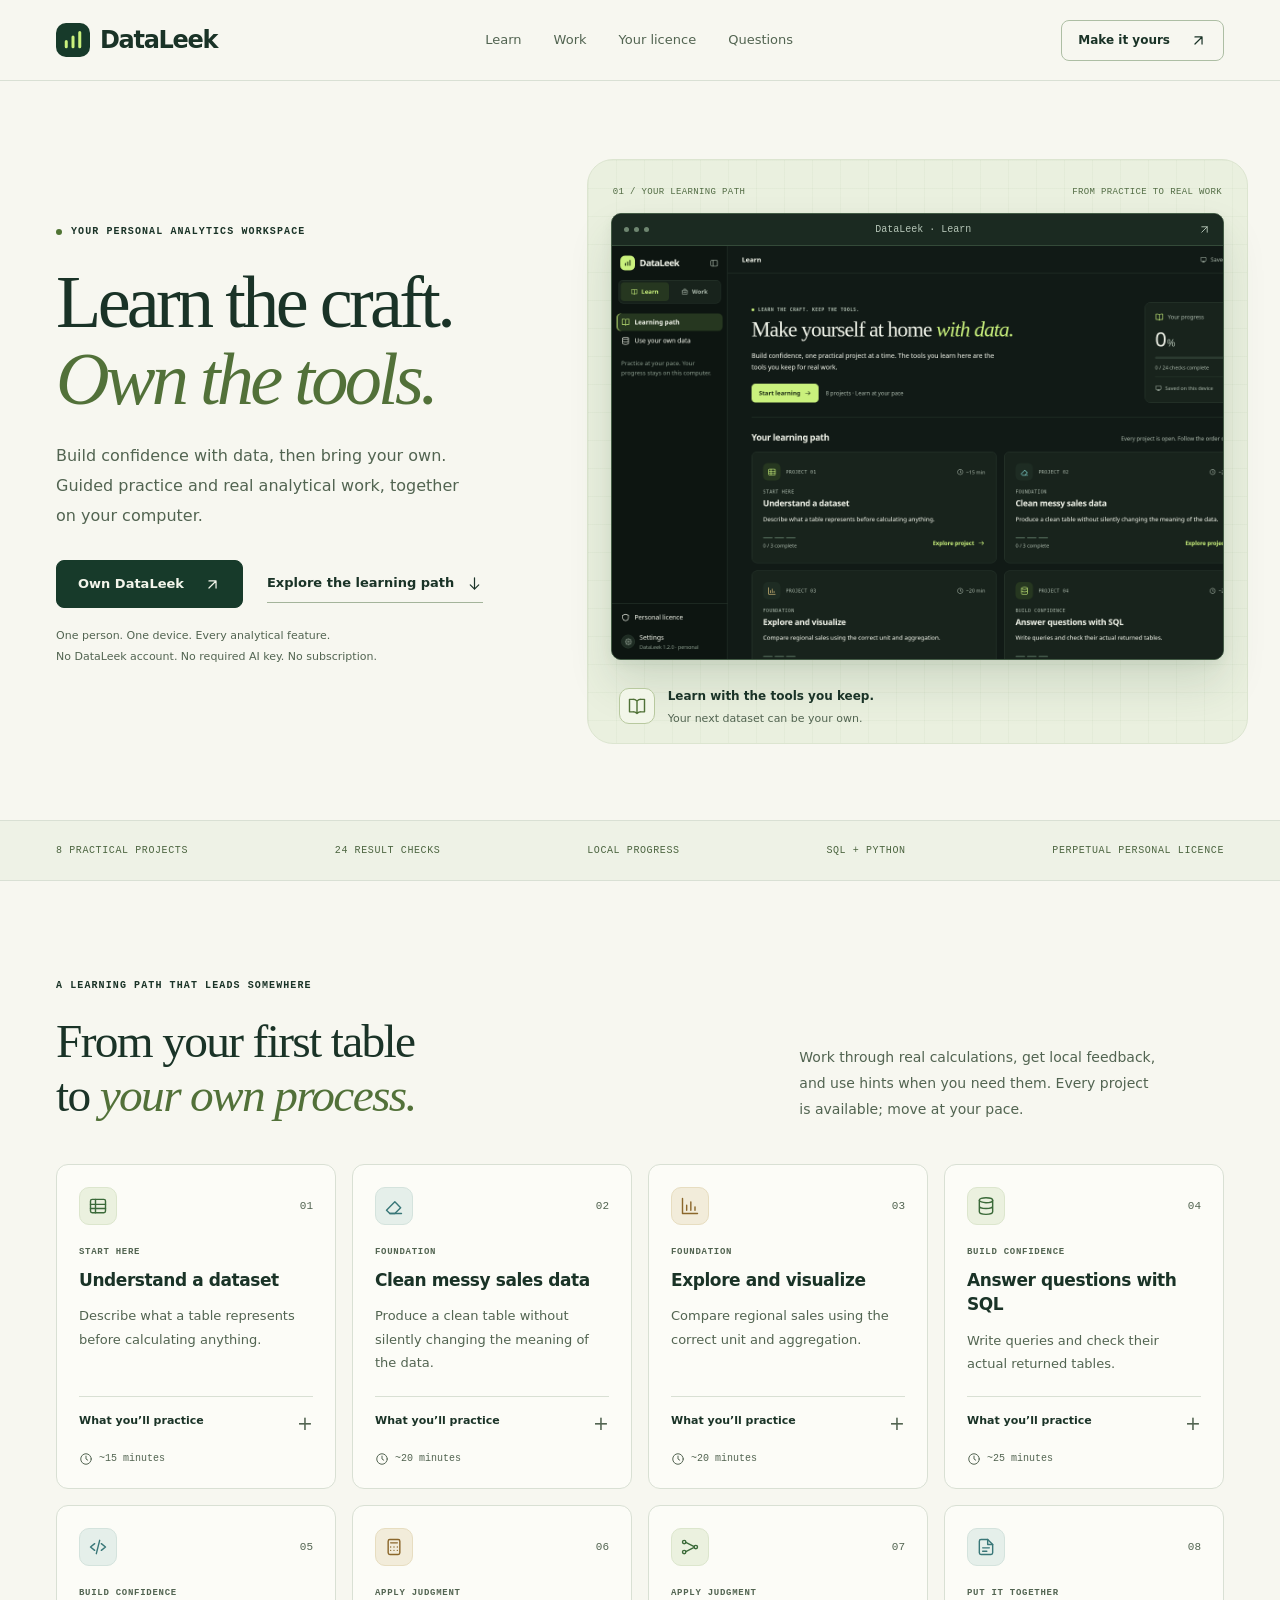
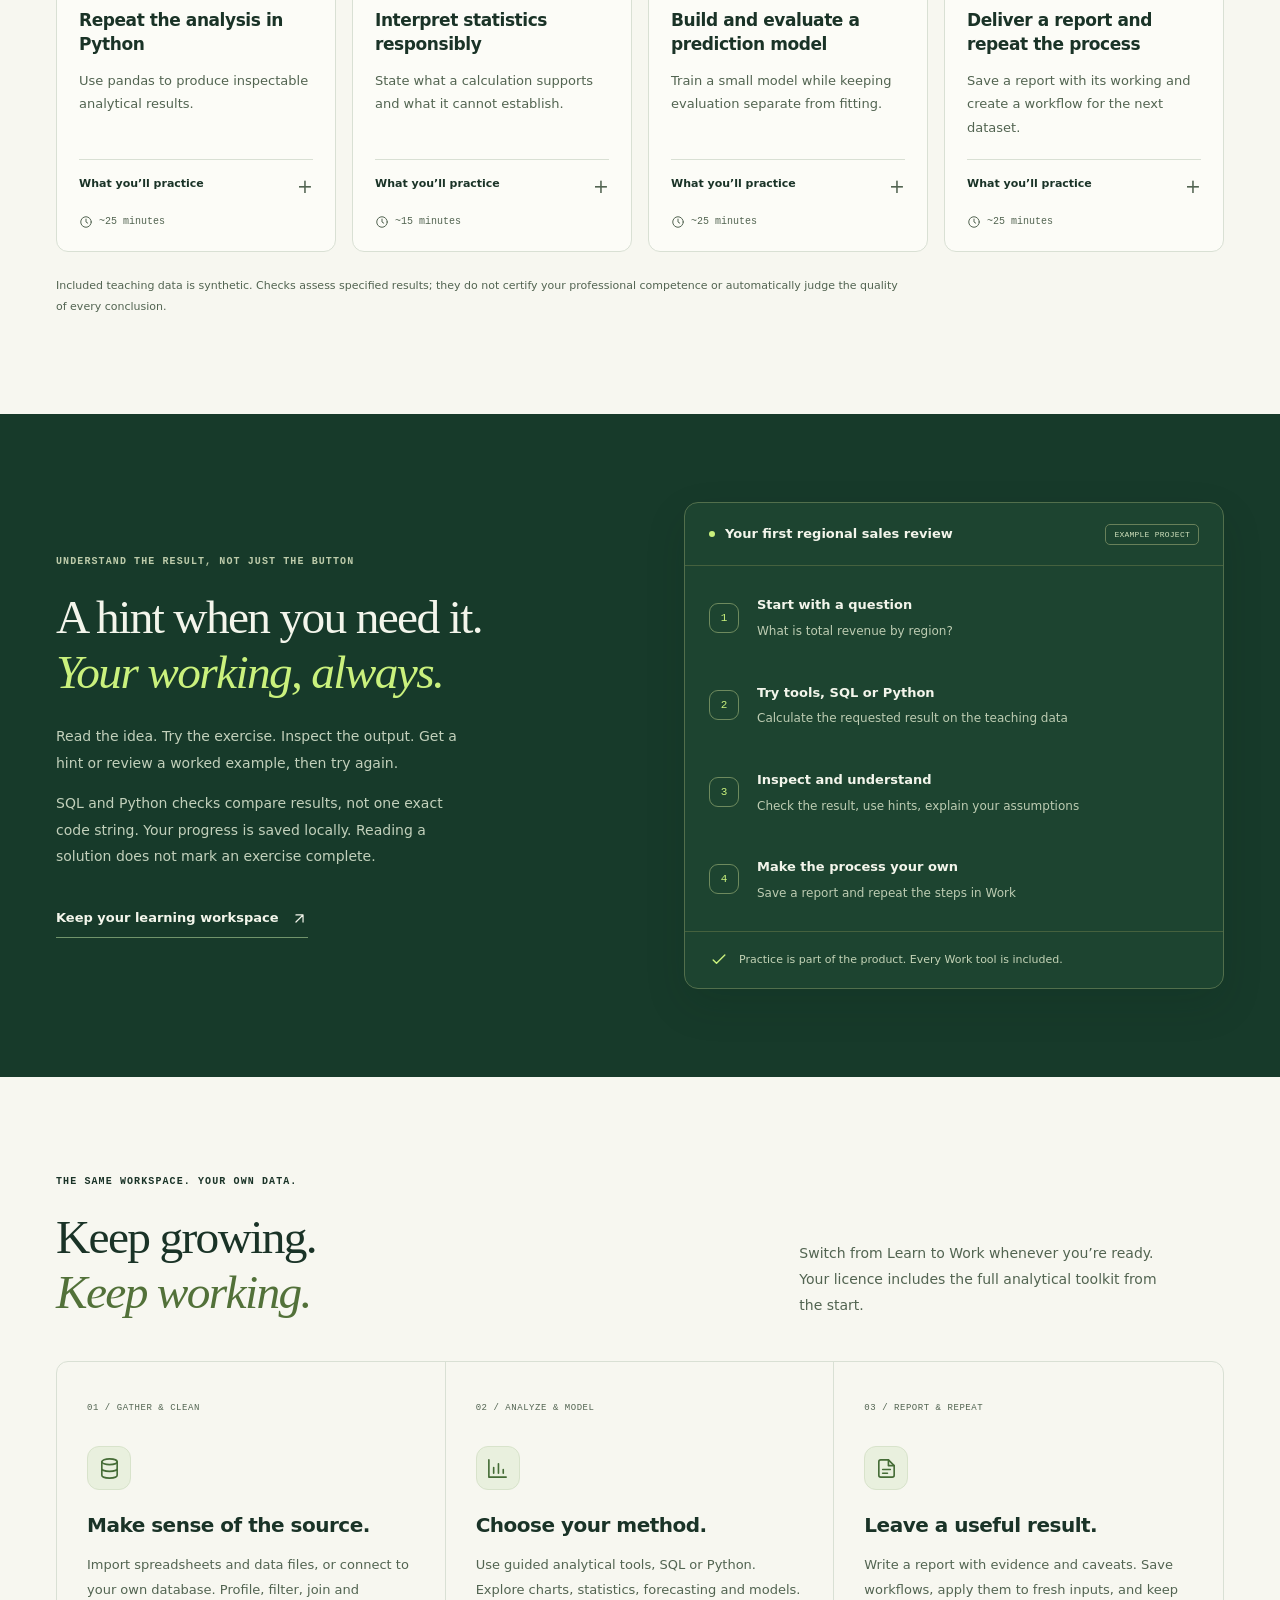
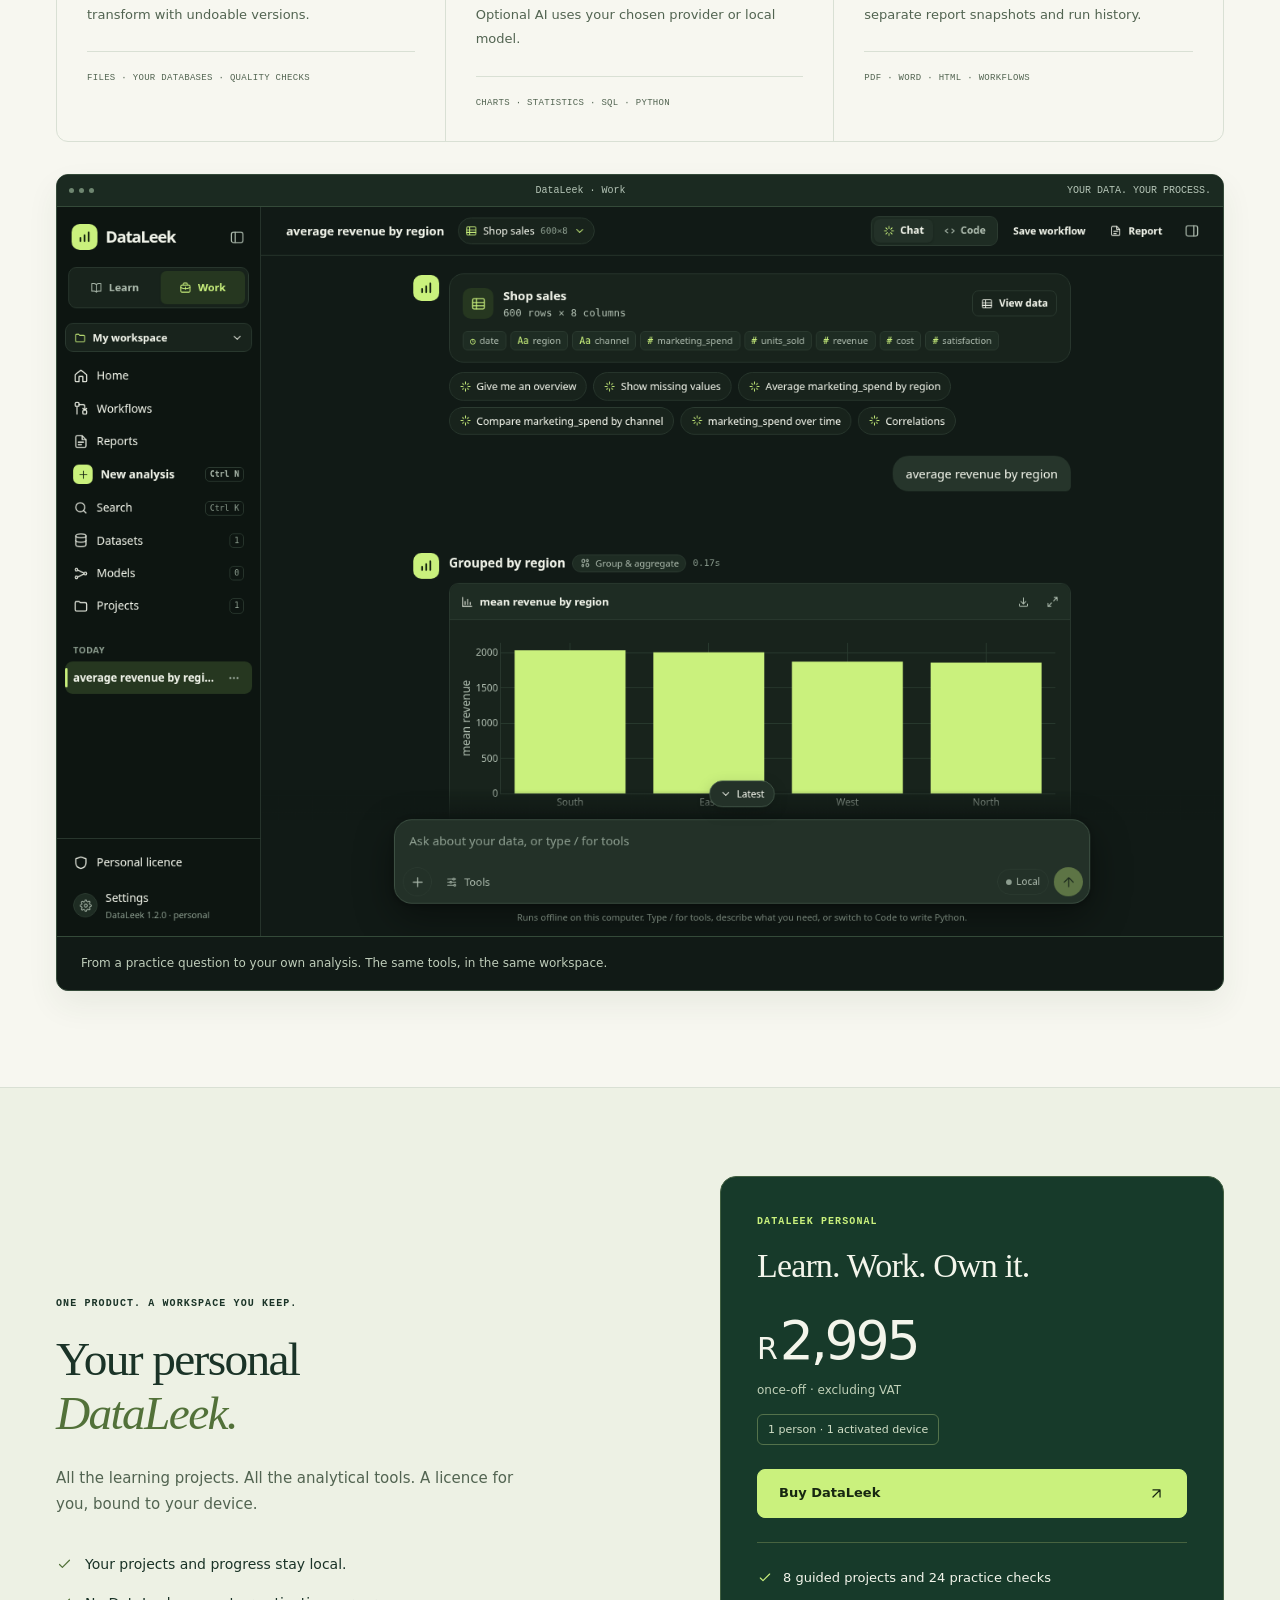
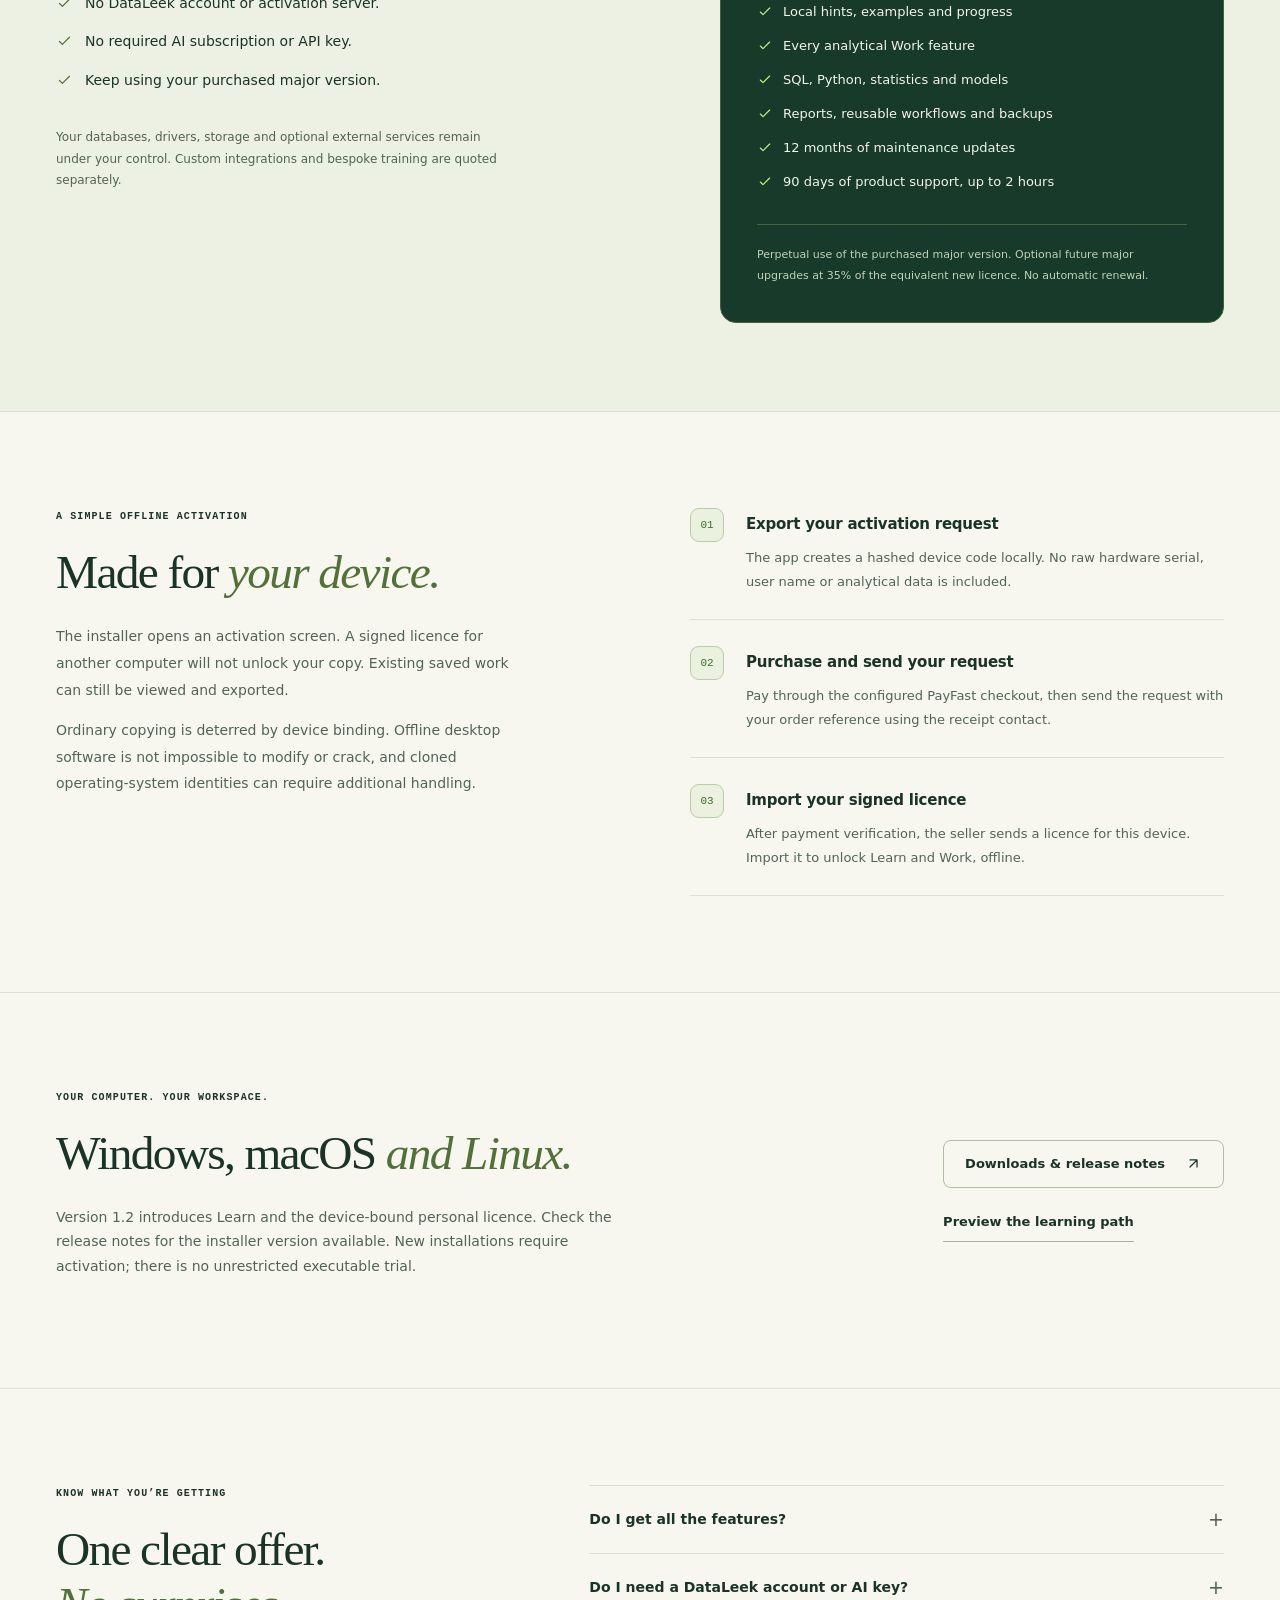
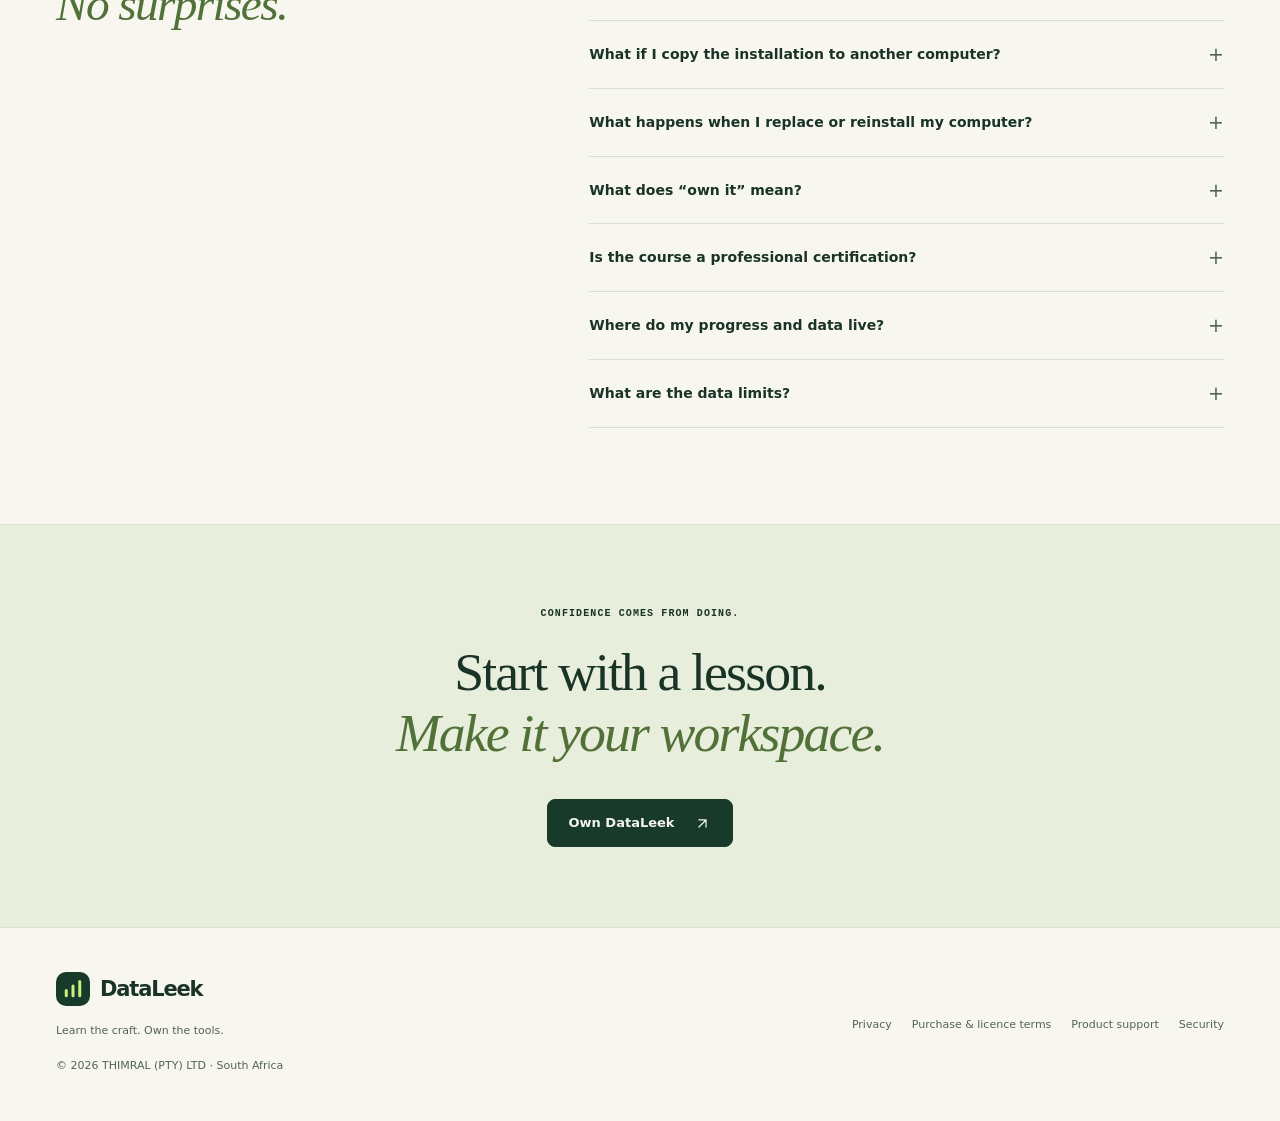
<file: site/index.html>
<!doctype html>
<html lang="en">
<head>
  <meta charset="utf-8"><meta name="viewport" content="width=device-width, initial-scale=1">
  <meta name="description" content="Learn data analytics in the workspace you will use for real work. Eight guided projects, SQL, Python, statistics, models and reports. One personal licence, one device, one purchase.">
  <meta name="theme-color" content="#173a2a"><title>DataLeek — Learn the craft. Own the tools.</title>
  <link rel="icon" href="icon.svg" type="image/svg+xml"><link rel="stylesheet" href="site.css">
  <script src="commerce-config.js" defer></script><script src="site.js" defer></script>
</head>
<body>
<svg class="icon-library" xmlns="http://www.w3.org/2000/svg" aria-hidden="true">
  <symbol id="i-book" viewBox="0 0 24 24"><path d="M12 6v15M3 4h4a7 7 0 0 1 5 2 7 7 0 0 1 5-2h4v15h-4a7 7 0 0 0-5 2 7 7 0 0 0-5-2H3Z"/></symbol>
  <symbol id="i-table" viewBox="0 0 24 24"><rect x="3" y="4" width="18" height="16" rx="2"/><path d="M3 10h18M3 15h18M9 4v16"/></symbol>
  <symbol id="i-clean" viewBox="0 0 24 24"><path d="m7 21-4-4 10-10 7 7-7 7Z"/><path d="M7 21h14"/></symbol>
  <symbol id="i-chart" viewBox="0 0 24 24"><path d="M3 3v18h18M8 17v-6M13 17V7M18 17v-4"/></symbol>
  <symbol id="i-database" viewBox="0 0 24 24"><ellipse cx="12" cy="5" rx="8" ry="3"/><path d="M4 5v14c0 1.7 3.6 3 8 3s8-1.3 8-3V5M4 12c0 1.7 3.6 3 8 3s8-1.3 8-3"/></symbol>
  <symbol id="i-code" viewBox="0 0 24 24"><path d="m8 8-5 4 5 4M16 8l5 4-5 4M14 4l-4 16"/></symbol>
  <symbol id="i-calculator" viewBox="0 0 24 24"><rect x="5" y="3" width="14" height="18" rx="2"/><path d="M8 7h8M8 12h.01M12 12h.01M16 12h.01M8 16h.01M12 16h.01M16 16h.01"/></symbol>
  <symbol id="i-model" viewBox="0 0 24 24"><circle cx="5" cy="6" r="2"/><circle cx="5" cy="18" r="2"/><circle cx="19" cy="12" r="2"/><path d="M7 6.5 17 11.5M7 17.5 17 12.5"/></symbol>
  <symbol id="i-report" viewBox="0 0 24 24"><path d="M14 3H6a2 2 0 0 0-2 2v14a2 2 0 0 0 2 2h12a2 2 0 0 0 2-2V9Z"/><path d="M14 3v6h6M8 13h8M8 17h5"/></symbol>
  <symbol id="i-check" viewBox="0 0 24 24"><path d="m5 12 4 4L19 6"/></symbol>
  <symbol id="i-arrow" viewBox="0 0 24 24"><path d="M4 12h16m-6-6 6 6-6 6"/></symbol>
  <symbol id="i-down" viewBox="0 0 24 24"><path d="M12 4v16m-6-6 6 6 6-6"/></symbol>
  <symbol id="i-external" viewBox="0 0 24 24"><path d="M7 17 17 7M7 7h10v10"/></symbol>
  <symbol id="i-clock" viewBox="0 0 24 24"><circle cx="12" cy="12" r="9"/><path d="M12 7v5l3 2"/></symbol>
  <symbol id="i-monitor" viewBox="0 0 24 24"><rect x="3" y="4" width="18" height="13" rx="2"/><path d="M8 21h8M12 17v4"/></symbol>
  <symbol id="i-shield" viewBox="0 0 24 24"><path d="M12 3 4 6v6c0 5 3.5 8 8 9 4.5-1 8-4 8-9V6Z"/><path d="m8 12 3 3 5-6"/></symbol>
  <symbol id="i-menu" viewBox="0 0 24 24"><path d="M4 6h16M4 12h16M4 18h16"/></symbol>
  <symbol id="i-close" viewBox="0 0 24 24"><path d="m6 6 12 12M6 18 18 6"/></symbol>
  <symbol id="i-workflow" viewBox="0 0 24 24"><rect x="3" y="3" width="6" height="6" rx="1.5"/><rect x="15" y="15" width="6" height="6" rx="1.5"/><path d="M9 6h6a3 3 0 0 1 3 3v6M15 12l3 3 3-3M6 9v12"/></symbol>
</svg>

<a class="skip" href="#main">Skip to content</a>

<header class="header">
<div class="container nav">
  <a class="brand" href="./" aria-label="DataLeek home"><span class="brand-mark" aria-hidden="true"><svg viewBox="0 0 32 32" fill="none"><path d="M7 25V18M16 25V12M25 25V6" stroke="currentColor" stroke-width="4" stroke-linecap="round"/></svg></span>DataLeek</a>
  <button class="menu-toggle" aria-expanded="false" aria-controls="nav-links">Menu <svg class="ui-icon" viewBox="0 0 24 24" aria-hidden="true"><use href="#i-menu"/></svg></button>
  <nav id="nav-links" aria-label="Main navigation"><a href="#learn">Learn</a><a href="#work">Work</a><a href="#pricing">Your licence</a><a href="#faq">Questions</a></nav>
  <a class="button small nav-cta" href="#pricing">Make it yours <svg class="ui-icon" viewBox="0 0 24 24" aria-hidden="true"><use href="#i-external"/></svg></a>
</div>
</header>

<main id="main">

<section class="hero container">
<div class="hero-copy">
  <p class="eyebrow"><span class="status-dot" aria-hidden="true"></span> YOUR PERSONAL ANALYTICS WORKSPACE</p>
  <h1>Learn the craft.<br><em>Own the tools.</em></h1>
  <p class="lead">Build confidence with data, then bring your own. Guided practice and real analytical work, together on your computer.</p>
  <div class="hero-actions"><a class="button primary" href="#pricing">Own DataLeek <svg class="ui-icon" viewBox="0 0 24 24" aria-hidden="true"><use href="#i-external"/></svg></a><a class="text-link" href="#learn">Explore the learning path <svg class="ui-icon" viewBox="0 0 24 24" aria-hidden="true"><use href="#i-down"/></svg></a></div>
  <p class="micro">One person. One device. Every analytical feature.<br>No DataLeek account. No required AI key. No subscription.</p>
</div><div class="hero-visual">
  <div class="visual-label"><span>01 / YOUR LEARNING PATH</span><span>FROM PRACTICE TO REAL WORK</span></div>
  <div class="product-window"><div class="window-chrome"><span class="window-dots" aria-hidden="true"><i></i><i></i><i></i></span><span>DataLeek · Learn</span><svg class="ui-icon" viewBox="0 0 24 24" aria-hidden="true"><use href="#i-external"/></svg></div><img src="screenshot-learn.png" alt="DataLeek Learn mode with eight practical analytics projects and local progress" width="1440" height="900" fetchpriority="high"></div>
  <div class="visual-note"><span class="note-mark" aria-hidden="true"><svg class="ui-icon" viewBox="0 0 24 24" aria-hidden="true"><use href="#i-book"/></svg></span><div><strong>Learn with the tools you keep.</strong><p>Your next dataset can be your own.</p></div></div>
</div>
</section>

<div class="principles"><div class="container principles-inner"><span>8 PRACTICAL PROJECTS</span><span>24 RESULT CHECKS</span><span>LOCAL PROGRESS</span><span>SQL + PYTHON</span><span>PERPETUAL PERSONAL LICENCE</span></div></div>

<section id="learn" class="section container">

  <div class="section-heading"><p class="eyebrow">A LEARNING PATH THAT LEADS SOMEWHERE</p><h2>From your first table<br>to <em>your own process.</em></h2><p>Work through real calculations, get local feedback, and use hints when you need them. Every project is available; move at your pace.</p></div>
  <div class="course-grid">
<article class="course-card">
<div class="course-card-top"><span class="course-icon"><svg class="ui-icon" viewBox="0 0 24 24" aria-hidden="true"><use href="#i-table"/></svg></span><span class="course-number">01</span></div><p class="eyebrow">Start here</p><h3>Understand a dataset</h3><p>Describe what a table represents before calculating anything.</p><details><summary>What you’ll practice</summary><ul><li>Count the observations</li><li>Recognize an identifier</li><li>Find the unknown values</li></ul></details><span class="course-time"><svg class="ui-icon" viewBox="0 0 24 24" aria-hidden="true"><use href="#i-clock"/></svg>~15 minutes</span>
</article>

<article class="course-card">
<div class="course-card-top"><span class="course-icon"><svg class="ui-icon" viewBox="0 0 24 24" aria-hidden="true"><use href="#i-clean"/></svg></span><span class="course-number">02</span></div><p class="eyebrow">Foundation</p><h3>Clean messy sales data</h3><p>Produce a clean table without silently changing the meaning of the data.</p><details><summary>What you’ll practice</summary><ul><li>Measure the duplicate problem</li><li>Remove the repeated order</li><li>Fill the unknown revenue</li></ul></details><span class="course-time"><svg class="ui-icon" viewBox="0 0 24 24" aria-hidden="true"><use href="#i-clock"/></svg>~20 minutes</span>
</article>

<article class="course-card">
<div class="course-card-top"><span class="course-icon"><svg class="ui-icon" viewBox="0 0 24 24" aria-hidden="true"><use href="#i-chart"/></svg></span><span class="course-number">03</span></div><p class="eyebrow">Foundation</p><h3>Explore and visualize</h3><p>Compare regional sales using the correct unit and aggregation.</p><details><summary>What you’ll practice</summary><ul><li>Calculate average order revenue</li><li>Compare regional totals</li><li>Build a regional revenue chart</li></ul></details><span class="course-time"><svg class="ui-icon" viewBox="0 0 24 24" aria-hidden="true"><use href="#i-clock"/></svg>~20 minutes</span>
</article>

<article class="course-card">
<div class="course-card-top"><span class="course-icon"><svg class="ui-icon" viewBox="0 0 24 24" aria-hidden="true"><use href="#i-database"/></svg></span><span class="course-number">04</span></div><p class="eyebrow">Build confidence</p><h3>Answer questions with SQL</h3><p>Write queries and check their actual returned tables.</p><details><summary>What you’ll practice</summary><ul><li>Calculate total revenue</li><li>Summarize each region</li><li>Filter the grouped result</li></ul></details><span class="course-time"><svg class="ui-icon" viewBox="0 0 24 24" aria-hidden="true"><use href="#i-clock"/></svg>~25 minutes</span>
</article>

<article class="course-card">
<div class="course-card-top"><span class="course-icon"><svg class="ui-icon" viewBox="0 0 24 24" aria-hidden="true"><use href="#i-code"/></svg></span><span class="course-number">05</span></div><p class="eyebrow">Build confidence</p><h3>Repeat the analysis in Python</h3><p>Use pandas to produce inspectable analytical results.</p><details><summary>What you’ll practice</summary><ul><li>Create gross profit</li><li>Group with pandas</li><li>Select large orders</li></ul></details><span class="course-time"><svg class="ui-icon" viewBox="0 0 24 24" aria-hidden="true"><use href="#i-clock"/></svg>~25 minutes</span>
</article>

<article class="course-card">
<div class="course-card-top"><span class="course-icon"><svg class="ui-icon" viewBox="0 0 24 24" aria-hidden="true"><use href="#i-calculator"/></svg></span><span class="course-number">06</span></div><p class="eyebrow">Apply judgment</p><h3>Interpret statistics responsibly</h3><p>State what a calculation supports and what it cannot establish.</p><details><summary>What you’ll practice</summary><ul><li>Choose a robust summary</li><li>Calculate that summary</li><li>Write a defensible conclusion</li></ul></details><span class="course-time"><svg class="ui-icon" viewBox="0 0 24 24" aria-hidden="true"><use href="#i-clock"/></svg>~15 minutes</span>
</article>

<article class="course-card">
<div class="course-card-top"><span class="course-icon"><svg class="ui-icon" viewBox="0 0 24 24" aria-hidden="true"><use href="#i-model"/></svg></span><span class="course-number">07</span></div><p class="eyebrow">Apply judgment</p><h3>Build and evaluate a prediction model</h3><p>Train a small model while keeping evaluation separate from fitting.</p><details><summary>What you’ll practice</summary><ul><li>Choose the target</li><li>Train a bounded regression model</li><li>Protect the evaluation</li></ul></details><span class="course-time"><svg class="ui-icon" viewBox="0 0 24 24" aria-hidden="true"><use href="#i-clock"/></svg>~25 minutes</span>
</article>

<article class="course-card">
<div class="course-card-top"><span class="course-icon"><svg class="ui-icon" viewBox="0 0 24 24" aria-hidden="true"><use href="#i-report"/></svg></span><span class="course-number">08</span></div><p class="eyebrow">Put it together</p><h3>Deliver a report and repeat the process</h3><p>Save a report with its working and create a workflow for the next dataset.</p><details><summary>What you’ll practice</summary><ul><li>Keep the evidence</li><li>Build a reviewable report</li><li>Save and run a repeatable review</li></ul></details><span class="course-time"><svg class="ui-icon" viewBox="0 0 24 24" aria-hidden="true"><use href="#i-clock"/></svg>~25 minutes</span>
</article>
</div>
  <p class="course-note">Included teaching data is synthetic. Checks assess specified results; they do not certify your professional competence or automatically judge the quality of every conclusion.</p>

</section>

<section class="workflow-section">
<div class="container workflow-layout"><div><p class="eyebrow">UNDERSTAND THE RESULT, NOT JUST THE BUTTON</p><h2>A hint when you need it.<br><em>Your working, always.</em></h2><p>Read the idea. Try the exercise. Inspect the output. Get a hint or review a worked example, then try again.</p><p>SQL and Python checks compare results, not one exact code string. Your progress is saved locally. Reading a solution does not mark an exercise complete.</p><a class="text-link" href="#pricing">Keep your learning workspace <svg class="ui-icon" viewBox="0 0 24 24" aria-hidden="true"><use href="#i-external"/></svg></a></div>
<div class="workflow-demo"><div class="workflow-demo-head"><span class="status-dot" aria-hidden="true"></span><strong>Your first regional sales review</strong><span class="pill">EXAMPLE PROJECT</span></div><ol class="process-list"><li><span class="step-icon">1</span><div><strong>Start with a question</strong><span>What is total revenue by region?</span></div></li><li><span class="step-icon">2</span><div><strong>Try tools, SQL or Python</strong><span>Calculate the requested result on the teaching data</span></div></li><li><span class="step-icon">3</span><div><strong>Inspect and understand</strong><span>Check the result, use hints, explain your assumptions</span></div></li><li><span class="step-icon">4</span><div><strong>Make the process your own</strong><span>Save a report and repeat the steps in Work</span></div></li></ol><div class="workflow-demo-foot"><svg class="ui-icon" viewBox="0 0 24 24" aria-hidden="true"><use href="#i-check"/></svg>Practice is part of the product. Every Work tool is included.</div></div></div>
</section>

<section id="work" class="section container">
<div class="section-heading"><p class="eyebrow">THE SAME WORKSPACE. YOUR OWN DATA.</p><h2>Keep growing.<br><em>Keep working.</em></h2><p>Switch from Learn to Work whenever you’re ready. Your licence includes the full analytical toolkit from the start.</p></div>
<div class="feature-grid">
<article class="feature">
<span class="feature-number">01 / GATHER & CLEAN</span><div class="feature-icon" aria-hidden="true"><svg class="ui-icon" viewBox="0 0 24 24" aria-hidden="true"><use href="#i-database"/></svg></div><h3>Make sense of the source.</h3><p>Import spreadsheets and data files, or connect to your own database. Profile, filter, join and transform with undoable versions.</p><span class="feature-footer">FILES · YOUR DATABASES · QUALITY CHECKS</span>
</article>

<article class="feature">
<span class="feature-number">02 / ANALYZE & MODEL</span><div class="feature-icon" aria-hidden="true"><svg class="ui-icon" viewBox="0 0 24 24" aria-hidden="true"><use href="#i-chart"/></svg></div><h3>Choose your method.</h3><p>Use guided analytical tools, SQL or Python. Explore charts, statistics, forecasting and models. Optional AI uses your chosen provider or local model.</p><span class="feature-footer">CHARTS · STATISTICS · SQL · PYTHON</span>
</article>

<article class="feature">
<span class="feature-number">03 / REPORT & REPEAT</span><div class="feature-icon" aria-hidden="true"><svg class="ui-icon" viewBox="0 0 24 24" aria-hidden="true"><use href="#i-report"/></svg></div><h3>Leave a useful result.</h3><p>Write a report with evidence and caveats. Save workflows, apply them to fresh inputs, and keep separate report snapshots and run history.</p><span class="feature-footer">PDF · WORD · HTML · WORKFLOWS</span>
</article>
</div>
<figure class="work-preview">
<div class="window-chrome"><span class="window-dots" aria-hidden="true"><i></i><i></i><i></i></span><span>DataLeek · Work</span><span>YOUR DATA. YOUR PROCESS.</span></div><img src="screenshot-work.png" alt="DataLeek Work mode analysing sales data with a regional chart and local analytical tools" width="1440" height="900" loading="lazy"><figcaption>From a practice question to your own analysis. The same tools, in the same workspace.</figcaption>
</figure>

</section>

<section id="pricing" class="pricing-section">
<div class="container personal-pricing">
  <div class="price-intro"><p class="eyebrow">ONE PRODUCT. A WORKSPACE YOU KEEP.</p><h2>Your personal<br><em>DataLeek.</em></h2><p>All the learning projects. All the analytical tools. A licence for you, bound to your device.</p><ul class="ownership-list"><li><svg class="ui-icon" viewBox="0 0 24 24" aria-hidden="true"><use href="#i-check"/></svg>Your projects and progress stay local.</li><li><svg class="ui-icon" viewBox="0 0 24 24" aria-hidden="true"><use href="#i-check"/></svg>No DataLeek account or activation server.</li><li><svg class="ui-icon" viewBox="0 0 24 24" aria-hidden="true"><use href="#i-check"/></svg>No required AI subscription or API key.</li><li><svg class="ui-icon" viewBox="0 0 24 24" aria-hidden="true"><use href="#i-check"/></svg>Keep using your purchased major version.</li></ul><p class="micro">Your databases, drivers, storage and optional external services remain under your control. Custom integrations and bespoke training are quoted separately.</p></div>

<article class="price-card featured">
<p class="eyebrow">DATALEEK PERSONAL</p><h3>Learn. Work. Own it.</h3><p class="price"><span class="currency">R</span>2,995<span class="once">once-off · excluding VAT</span></p><p class="seat-line">1 person · 1 activated device</p><button class="button primary purchase" data-product="personal">Buy DataLeek <svg class="ui-icon" viewBox="0 0 24 24" aria-hidden="true"><use href="#i-external"/></svg></button><ul><li><svg class="ui-icon" viewBox="0 0 24 24" aria-hidden="true"><use href="#i-check"/></svg>8 guided projects and 24 practice checks</li><li><svg class="ui-icon" viewBox="0 0 24 24" aria-hidden="true"><use href="#i-check"/></svg>Local hints, examples and progress</li><li><svg class="ui-icon" viewBox="0 0 24 24" aria-hidden="true"><use href="#i-check"/></svg>Every analytical Work feature</li><li><svg class="ui-icon" viewBox="0 0 24 24" aria-hidden="true"><use href="#i-check"/></svg>SQL, Python, statistics and models</li><li><svg class="ui-icon" viewBox="0 0 24 24" aria-hidden="true"><use href="#i-check"/></svg>Reports, reusable workflows and backups</li><li><svg class="ui-icon" viewBox="0 0 24 24" aria-hidden="true"><use href="#i-check"/></svg>12 months of maintenance updates</li><li><svg class="ui-icon" viewBox="0 0 24 24" aria-hidden="true"><use href="#i-check"/></svg>90 days of product support, up to 2 hours</li></ul><p class="card-foot">Perpetual use of the purchased major version. Optional future major upgrades at 35% of the equivalent new licence. No automatic renewal.</p>
</article>

</div>
</section>

<section id="activation" class="section container activation-section">
<div><p class="eyebrow">A SIMPLE OFFLINE ACTIVATION</p><h2>Made for <em>your device.</em></h2><p>The installer opens an activation screen. A signed licence for another computer will not unlock your copy. Existing saved work can still be viewed and exported.</p><p>Ordinary copying is deterred by device binding. Offline desktop software is not impossible to modify or crack, and cloned operating-system identities can require additional handling.</p></div><ol class="activation-list"><li><span>01</span><div><h3>Export your activation request</h3><p>The app creates a hashed device code locally. No raw hardware serial, user name or analytical data is included.</p></div></li><li><span>02</span><div><h3>Purchase and send your request</h3><p>Pay through the configured PayFast checkout, then send the request with your order reference using the receipt contact.</p></div></li><li><span>03</span><div><h3>Import your signed licence</h3><p>After payment verification, the seller sends a licence for this device. Import it to unlock Learn and Work, offline.</p></div></li></ol>
</section>

<section id="downloads" class="section container download-section">
<div><p class="eyebrow">YOUR COMPUTER. YOUR WORKSPACE.</p><h2>Windows, macOS <em>and Linux.</em></h2><p>Version 1.2 introduces Learn and the device-bound personal licence. Check the release notes for the installer version available. New installations require activation; there is no unrestricted executable trial.</p></div><div class="download-links"><a class="button" href="https://github.com/Thimral/DataLeek-releases/releases/latest">Downloads & release notes <svg class="ui-icon" viewBox="0 0 24 24" aria-hidden="true"><use href="#i-external"/></svg></a><a class="text-link" href="#learn">Preview the learning path</a></div>
</section>

<section id="faq" class="section container faq-section">
<div><p class="eyebrow">KNOW WHAT YOU’RE GETTING</p><h2>One clear offer.<br><em>No surprises.</em></h2></div><div class="faq-list">
<details><summary>Do I get all the features?</summary><p>Yes. One personal licence includes Learn and every Work feature. Learning progress does not lock analytical tools. Advanced integrations can be enabled when you need them; there are no Company or Enterprise editions.</p></details>
<details><summary>Do I need a DataLeek account or AI key?</summary><p>No account is needed. The course, feedback and analytical tools work without AI. If you choose optional AI, use your own provider credentials or a model endpoint you control.</p></details>
<details><summary>What if I copy the installation to another computer?</summary><p>The new installation requires a licence matching that device. A copied licence is checked against the current computer’s independently derived code. Device binding deters ordinary sharing; it is not a guarantee against software modification or cloned OS identities.</p></details>
<details><summary>What happens when I replace or reinstall my computer?</summary><p>An app reinstall on the same OS/device identity can reuse the signed licence. OS reinstallation, motherboard replacement or a new computer may change the device code. Export a new request and contact the seller with your receipt for a manual transfer. Stop using the previous installation; an offline system cannot remotely revoke it.</p></details>
<details><summary>What does “own it” mean?</summary><p>You may keep using the purchased major version on your activated device. Maintenance updates are included for 12 months; support is included for 90 days, up to two hours. Future major upgrades and further support are optional purchases. You retain your rights to your own data and original work.</p></details>
<details><summary>Is the course a professional certification?</summary><p>No. Guided checks assess specified practice results. They do not certify job readiness, guarantee employment or automatically establish that every interpretation is sound. Use the examples, inspect the working and build judgment through real practice.</p></details>
<details><summary>Where do my progress and data live?</summary><p>In your local data folder. Backups include learning attempts and progress. Your activation request contains a one-way device code. The app does not automatically upload progress, projects or device identifiers to DataLeek.</p></details>
<details><summary>What are the data limits?</summary><p>File imports are limited to 50 MiB, 100,000 rows and 200 columns. Model comparison uses up to 5,000 input rows, 40 input features and five candidates. Filter or aggregate larger sources in your own database before importing.</p></details>
</div>
</section>

<section class="closing">
<div class="container"><p class="eyebrow">CONFIDENCE COMES FROM DOING.</p><h2>Start with a lesson.<br><em>Make it your workspace.</em></h2><a class="button primary" href="#pricing">Own DataLeek <svg class="ui-icon" viewBox="0 0 24 24" aria-hidden="true"><use href="#i-external"/></svg></a></div>
</section>

</main>

<footer class="footer container">
<div><a class="brand" href="./"><span class="brand-mark" aria-hidden="true"><svg viewBox="0 0 32 32" fill="none"><path d="M7 25V18M16 25V12M25 25V6" stroke="currentColor" stroke-width="4" stroke-linecap="round"/></svg></span>DataLeek</a><p>Learn the craft. Own the tools.</p><small>© 2026 THIMRAL (PTY) LTD · South Africa</small></div><nav aria-label="Footer"><a href="privacy.html">Privacy</a><a href="terms.html">Purchase & licence terms</a><a href="https://github.com/Thimral/DataLeek-releases/issues">Product support</a><a href="https://github.com/Thimral/DataLeek-releases/security/advisories/new">Security</a><a id="sales-link" hidden>Sales enquiries</a></nav>
</footer>

<dialog id="purchase-dialog" aria-labelledby="purchase-title">
<button class="dialog-close" aria-label="Close purchase details"><svg class="ui-icon" viewBox="0 0 24 24" aria-hidden="true"><use href="#i-close"/></svg></button><p class="eyebrow">YOUR PERSONAL ANALYTICS WORKSPACE</p><h2 id="purchase-title">Make it yours.</h2><p>Learn and Work, including every analytical feature, for one person on one device.</p><dl class="order-summary"><div><dt>Product</dt><dd>DataLeek Personal</dd></div><div><dt>Device allocation</dt><dd>1 person · 1 device</dd></div><div><dt>Once-off price, excl. VAT</dt><dd id="order-price">R2,995</dd></div></dl><p class="micro">Export the activation request from your installed app. After payment verification, send the request with your order reference; your signed device licence is delivered manually. Applicable tax must be shown by PayFast before payment.</p><form id="purchase-form"><label class="agreement"><input id="agree" type="checkbox" required><span>I have read the <a href="terms.html" target="_blank" rel="noopener">purchase and licence terms</a>, including device binding, manual transfers and support scope.</span></label><button class="button primary" id="checkout-button" type="submit">Continue to PayFast <svg class="ui-icon" viewBox="0 0 24 24" aria-hidden="true"><use href="#i-external"/></svg></button></form><p id="checkout-status" role="status"></p><p class="micro">PayFast handles your payment details. No DataLeek account or automatic renewal.</p>
</dialog>

<noscript><div class="noscript">JavaScript is needed to open purchase details. Prices, terms and learning information remain readable above.</div></noscript>
</body></html>
</file>
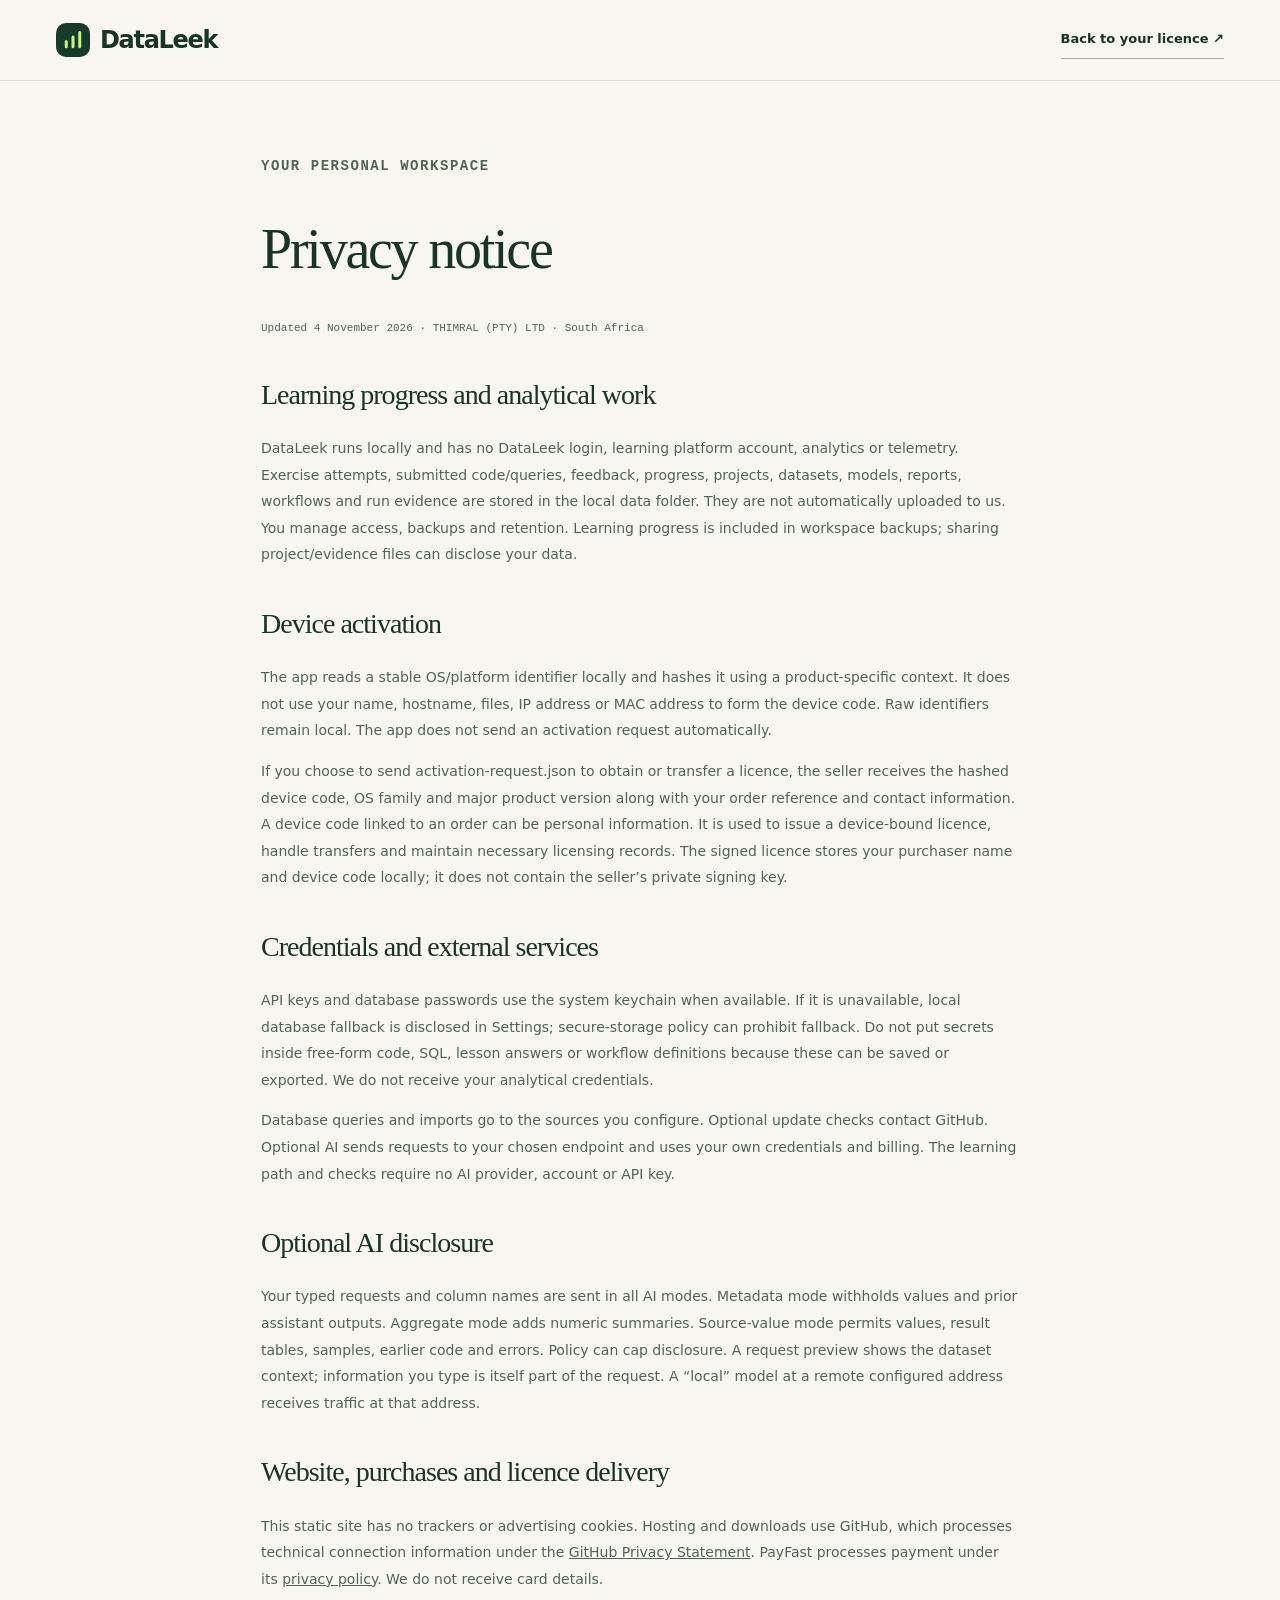
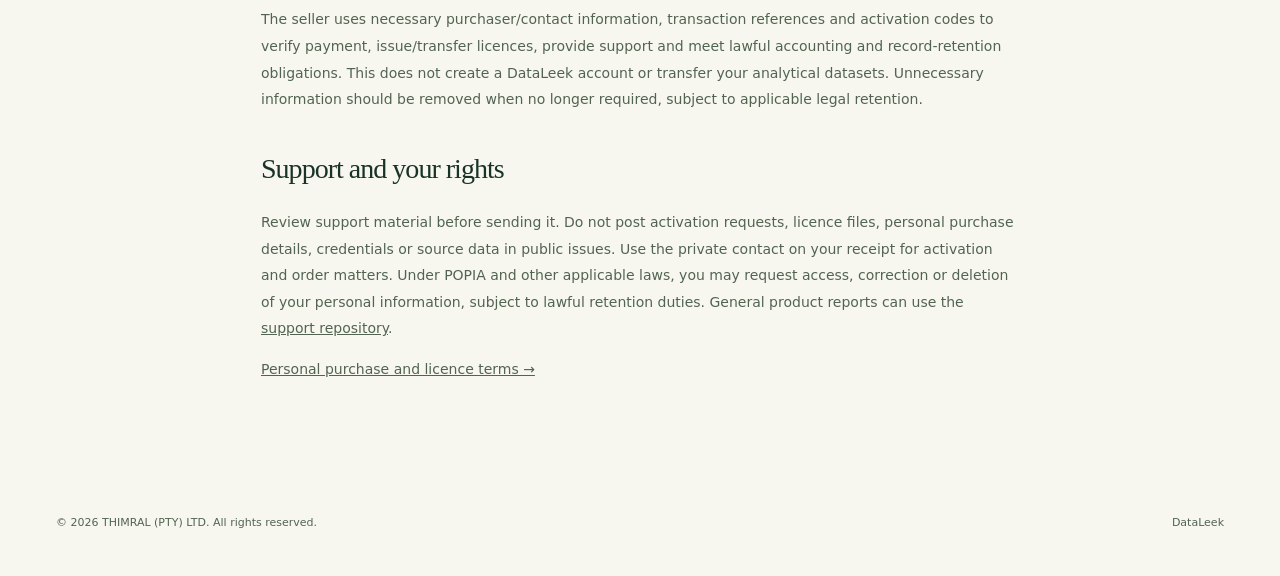
<file: site/privacy.html>
<!doctype html><html lang="en"><head><meta charset="utf-8"><meta name="viewport" content="width=device-width,initial-scale=1"><title>Privacy — DataLeek Personal</title><meta name="description" content="DataLeek keeps learning progress and analytical work local. How device activation, optional AI, purchases and support work."><link rel="icon" href="icon.svg"><link rel="stylesheet" href="site.css"></head><body><header class="header"><div class="container nav"><a class="brand" href="./"><span class="brand-mark" aria-hidden="true"><svg viewBox="0 0 32 32" fill="none"><path d="M7 25V18M16 25V12M25 25V6" stroke="currentColor" stroke-width="4" stroke-linecap="round"/></svg></span>DataLeek</a><a class="text-link" href="./#pricing">Back to your licence ↗</a></div></header><main class="container legal"><p class="eyebrow">YOUR PERSONAL WORKSPACE</p><h1>Privacy notice</h1><p class="updated">Updated 4 November 2026 · THIMRAL (PTY) LTD · South Africa</p><h2>Learning progress and analytical work</h2><p>DataLeek runs locally and has no DataLeek login, learning platform account, analytics or telemetry. Exercise attempts, submitted code/queries, feedback, progress, projects, datasets, models, reports, workflows and run evidence are stored in the local data folder. They are not automatically uploaded to us. You manage access, backups and retention. Learning progress is included in workspace backups; sharing project/evidence files can disclose your data.</p><h2>Device activation</h2><p>The app reads a stable OS/platform identifier locally and hashes it using a product-specific context. It does not use your name, hostname, files, IP address or MAC address to form the device code. Raw identifiers remain local. The app does not send an activation request automatically.</p><p>If you choose to send activation-request.json to obtain or transfer a licence, the seller receives the hashed device code, OS family and major product version along with your order reference and contact information. A device code linked to an order can be personal information. It is used to issue a device-bound licence, handle transfers and maintain necessary licensing records. The signed licence stores your purchaser name and device code locally; it does not contain the seller’s private signing key.</p><h2>Credentials and external services</h2><p>API keys and database passwords use the system keychain when available. If it is unavailable, local database fallback is disclosed in Settings; secure-storage policy can prohibit fallback. Do not put secrets inside free-form code, SQL, lesson answers or workflow definitions because these can be saved or exported. We do not receive your analytical credentials.</p><p>Database queries and imports go to the sources you configure. Optional update checks contact GitHub. Optional AI sends requests to your chosen endpoint and uses your own credentials and billing. The learning path and checks require no AI provider, account or API key.</p><h2>Optional AI disclosure</h2><p>Your typed requests and column names are sent in all AI modes. Metadata mode withholds values and prior assistant outputs. Aggregate mode adds numeric summaries. Source-value mode permits values, result tables, samples, earlier code and errors. Policy can cap disclosure. A request preview shows the dataset context; information you type is itself part of the request. A “local” model at a remote configured address receives traffic at that address.</p><h2>Website, purchases and licence delivery</h2><p>This static site has no trackers or advertising cookies. Hosting and downloads use GitHub, which processes technical connection information under the <a href="https://docs.github.com/site-policy/privacy-policies/github-general-privacy-statement">GitHub Privacy Statement</a>. PayFast processes payment under its <a href="https://payfast.io/privacy-policy/">privacy policy</a>. We do not receive card details.</p><p>The seller uses necessary purchaser/contact information, transaction references and activation codes to verify payment, issue/transfer licences, provide support and meet lawful accounting and record-retention obligations. This does not create a DataLeek account or transfer your analytical datasets. Unnecessary information should be removed when no longer required, subject to applicable legal retention.</p><h2>Support and your rights</h2><p>Review support material before sending it. Do not post activation requests, licence files, personal purchase details, credentials or source data in public issues. Use the private contact on your receipt for activation and order matters. Under POPIA and other applicable laws, you may request access, correction or deletion of your personal information, subject to lawful retention duties. General product reports can use the <a href="https://github.com/Thimral/DataLeek-releases/issues">support repository</a>.</p><p><a href="terms.html">Personal purchase and licence terms →</a></p></main><footer class="footer container"><small>© 2026 THIMRAL (PTY) LTD. All rights reserved.</small><a href="./">DataLeek</a></footer></body></html>
</file>
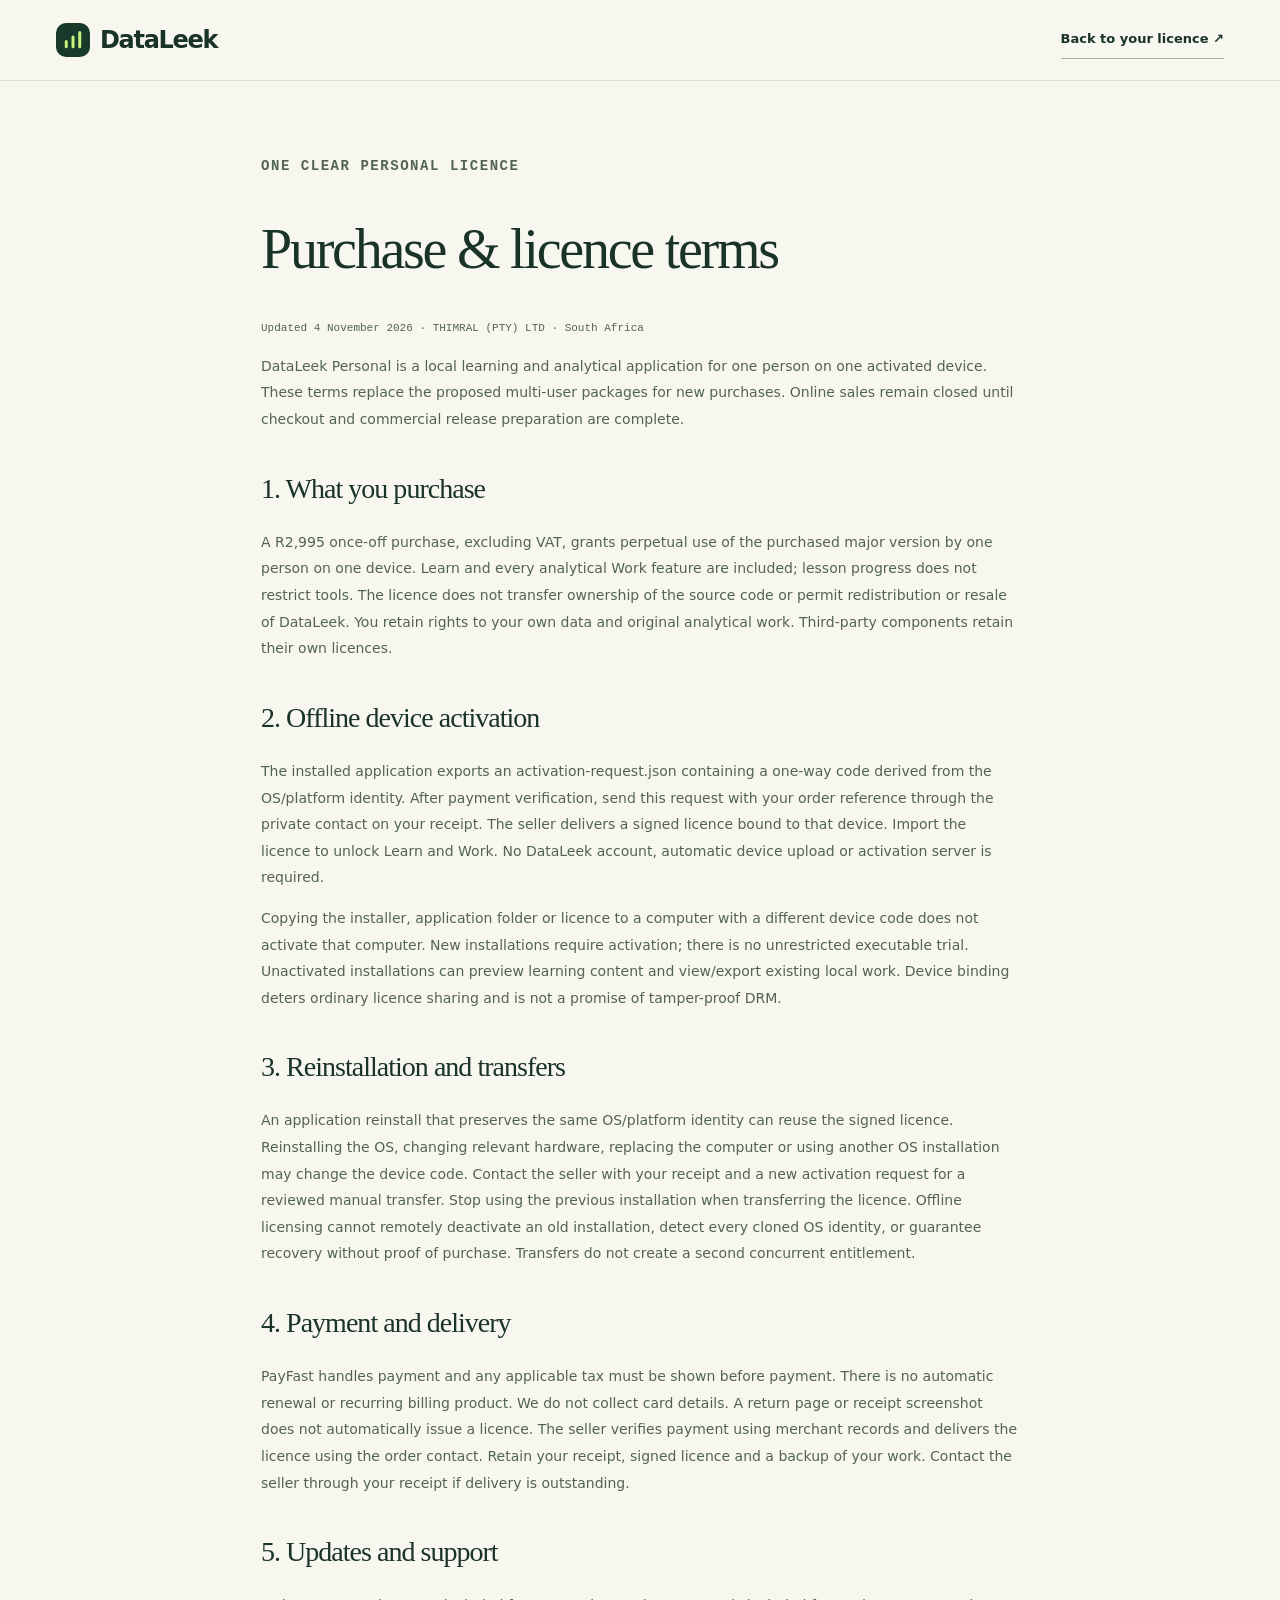
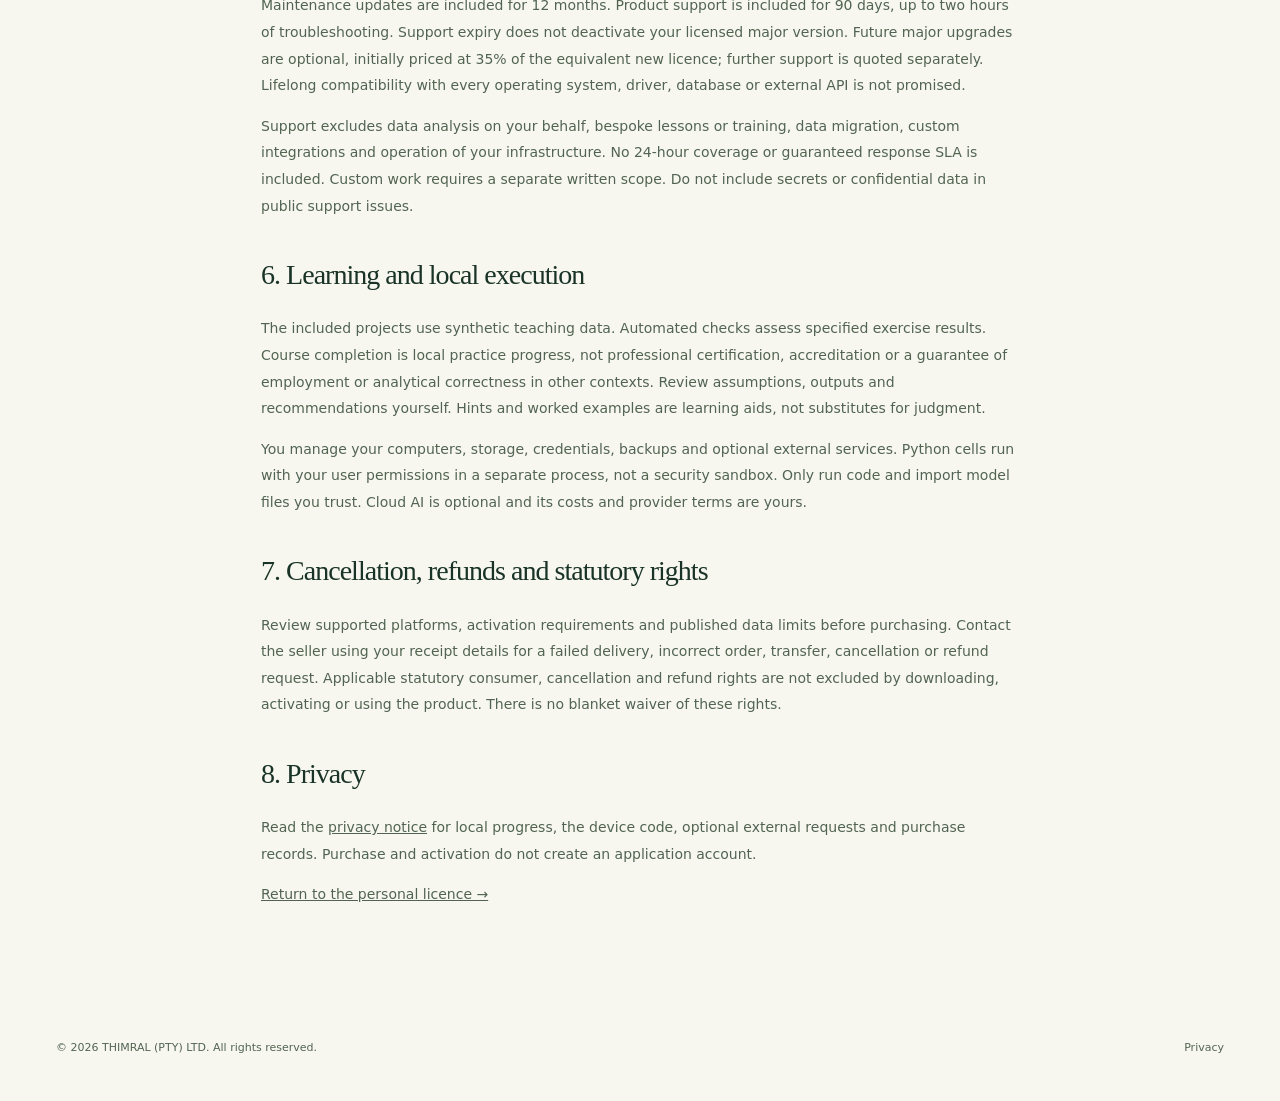
<file: site/terms.html>
<!doctype html><html lang="en"><head><meta charset="utf-8"><meta name="viewport" content="width=device-width,initial-scale=1"><title>Personal licence & purchase terms — DataLeek</title><meta name="description" content="Terms for DataLeek Personal: one person, one device, perpetual use and offline activation."><link rel="icon" href="icon.svg"><link rel="stylesheet" href="site.css"></head><body><header class="header"><div class="container nav"><a class="brand" href="./"><span class="brand-mark" aria-hidden="true"><svg viewBox="0 0 32 32" fill="none"><path d="M7 25V18M16 25V12M25 25V6" stroke="currentColor" stroke-width="4" stroke-linecap="round"/></svg></span>DataLeek</a><a class="text-link" href="./#pricing">Back to your licence ↗</a></div></header><main class="container legal"><p class="eyebrow">ONE CLEAR PERSONAL LICENCE</p><h1>Purchase & licence terms</h1><p class="updated">Updated 4 November 2026 · THIMRAL (PTY) LTD · South Africa</p><p>DataLeek Personal is a local learning and analytical application for one person on one activated device. These terms replace the proposed multi-user packages for new purchases. Online sales remain closed until checkout and commercial release preparation are complete.</p><h2>1. What you purchase</h2><p>A R2,995 once-off purchase, excluding VAT, grants perpetual use of the purchased major version by one person on one device. Learn and every analytical Work feature are included; lesson progress does not restrict tools. The licence does not transfer ownership of the source code or permit redistribution or resale of DataLeek. You retain rights to your own data and original analytical work. Third-party components retain their own licences.</p><h2>2. Offline device activation</h2><p>The installed application exports an activation-request.json containing a one-way code derived from the OS/platform identity. After payment verification, send this request with your order reference through the private contact on your receipt. The seller delivers a signed licence bound to that device. Import the licence to unlock Learn and Work. No DataLeek account, automatic device upload or activation server is required.</p><p>Copying the installer, application folder or licence to a computer with a different device code does not activate that computer. New installations require activation; there is no unrestricted executable trial. Unactivated installations can preview learning content and view/export existing local work. Device binding deters ordinary licence sharing and is not a promise of tamper-proof DRM.</p><h2>3. Reinstallation and transfers</h2><p>An application reinstall that preserves the same OS/platform identity can reuse the signed licence. Reinstalling the OS, changing relevant hardware, replacing the computer or using another OS installation may change the device code. Contact the seller with your receipt and a new activation request for a reviewed manual transfer. Stop using the previous installation when transferring the licence. Offline licensing cannot remotely deactivate an old installation, detect every cloned OS identity, or guarantee recovery without proof of purchase. Transfers do not create a second concurrent entitlement.</p><h2>4. Payment and delivery</h2><p>PayFast handles payment and any applicable tax must be shown before payment. There is no automatic renewal or recurring billing product. We do not collect card details. A return page or receipt screenshot does not automatically issue a licence. The seller verifies payment using merchant records and delivers the licence using the order contact. Retain your receipt, signed licence and a backup of your work. Contact the seller through your receipt if delivery is outstanding.</p><h2>5. Updates and support</h2><p>Maintenance updates are included for 12 months. Product support is included for 90 days, up to two hours of troubleshooting. Support expiry does not deactivate your licensed major version. Future major upgrades are optional, initially priced at 35% of the equivalent new licence; further support is quoted separately. Lifelong compatibility with every operating system, driver, database or external API is not promised.</p><p>Support excludes data analysis on your behalf, bespoke lessons or training, data migration, custom integrations and operation of your infrastructure. No 24-hour coverage or guaranteed response SLA is included. Custom work requires a separate written scope. Do not include secrets or confidential data in public support issues.</p><h2>6. Learning and local execution</h2><p>The included projects use synthetic teaching data. Automated checks assess specified exercise results. Course completion is local practice progress, not professional certification, accreditation or a guarantee of employment or analytical correctness in other contexts. Review assumptions, outputs and recommendations yourself. Hints and worked examples are learning aids, not substitutes for judgment.</p><p>You manage your computers, storage, credentials, backups and optional external services. Python cells run with your user permissions in a separate process, not a security sandbox. Only run code and import model files you trust. Cloud AI is optional and its costs and provider terms are yours.</p><h2>7. Cancellation, refunds and statutory rights</h2><p>Review supported platforms, activation requirements and published data limits before purchasing. Contact the seller using your receipt details for a failed delivery, incorrect order, transfer, cancellation or refund request. Applicable statutory consumer, cancellation and refund rights are not excluded by downloading, activating or using the product. There is no blanket waiver of these rights.</p><h2>8. Privacy</h2><p>Read the <a href="privacy.html">privacy notice</a> for local progress, the device code, optional external requests and purchase records. Purchase and activation do not create an application account.</p><p><a href="./#pricing">Return to the personal licence →</a></p></main><footer class="footer container"><small>© 2026 THIMRAL (PTY) LTD. All rights reserved.</small><a href="privacy.html">Privacy</a></footer></body></html>
</file>
<file: site/site.css>
/* DataLeek Personal. Pine, lime and warm ivory; no external fonts or UI packages. */
:root {
  --paper: #f7f7f0;
  --white: #fff;
  --ink: #1a3327;
  --muted: #526451;
  --line: #d9e0d4;
  --green: #173a2a;
  --lime: #caf17d;
  --soft: #edf1e6;
  --serif: "Iowan Old Style", "Palatino Linotype", Palatino, Georgia, serif;
  --sans: Inter, system-ui, -apple-system, "Segoe UI", sans-serif;
  --mono: ui-monospace, "SF Mono", Consolas, monospace;
  color-scheme: light;
  scroll-behavior: smooth;
  scroll-padding-top: 100px;
}
* { box-sizing: border-box; }
body { margin: 0; background: var(--paper); color: var(--ink); font: 15px/1.75 var(--sans); -webkit-font-smoothing: antialiased; }
button, input { font: inherit; }
a { color: inherit; }
button, a, input, summary { touch-action: manipulation; }
a, button { -webkit-tap-highlight-color: transparent; }
button { cursor: pointer; }
button:disabled { cursor: not-allowed; opacity: .55; }
[hidden] { display: none !important; }
::selection { background: var(--lime); color: var(--ink); }
:focus-visible { outline: 3px solid #547a3b; outline-offset: 5px; }
img { display: block; max-width: 100%; }
.icon-library { position: absolute; width: 0; height: 0; overflow: hidden; pointer-events: none; }
.ui-icon { display: inline-block; width: 20px; height: 20px; flex: none; fill: none; stroke: currentColor; stroke-width: 1.7; stroke-linecap: round; stroke-linejoin: round; vertical-align: middle; }
.container { max-width: 1328px; margin-inline: auto; padding-inline: 56px; }
.eyebrow { font: 550 10px/1.7 var(--mono); letter-spacing: .11em; text-transform: uppercase; margin: 0 0 20px; display: flex; align-items: center; gap: 9px; }
.status-dot { display: inline-block; width: 6px; height: 6px; background: #507434; border-radius: 50%; flex: none; }
h2 { font: 400 clamp(34px,3.7vw,50px)/1.15 var(--serif); letter-spacing: -.035em; margin: 0 0 24px; }
h1 em, h2 em { font-weight: 400; color: #527139; }
.micro { font-size: 12px; color: var(--muted); line-height: 1.8; }
.header { position: sticky; top: 0; z-index: 10; background: #f7f7f0f5; border-bottom: 1px solid var(--line); backdrop-filter: blur(16px); }
.nav { height: 80px; display: flex; align-items: center; justify-content: space-between; gap: 28px; }
.brand { display: inline-flex; align-items: center; gap: 10px; font: 650 24px/1 var(--sans); text-decoration: none; letter-spacing: -.055em; white-space: nowrap; }
.brand-mark { display: grid; place-items: center; width: 34px; height: 34px; border-radius: 10px; background: var(--green); color: var(--lime); }
.brand-mark svg { width: 24px; height: 24px; }
.nav nav { display: flex; gap: 32px; }
.nav nav a { position: relative; font-size: 13px; font-weight: 500; text-decoration: none; color: var(--muted); }
.nav nav a:hover { color: var(--ink); text-decoration: underline; text-underline-offset: 6px; }
.button { display: inline-flex; align-items: center; justify-content: center; gap: 20px; background: transparent; border: 1px solid #adbea4; border-radius: 8px; padding: 14px 21px; text-decoration: none; font-size: 13px; font-weight: 600; line-height: 1.4; transition: background .15s, border-color .15s, transform .15s; }
.button:hover { background: #e7eddf; border-color: #769265; transform: translateY(-1px); }
.button.primary { background: var(--green); border-color: var(--green); color: #f3f5eb; }
.button.primary:hover { background: #275037; }
.button.small { font-size: 12px; padding: 11px 16px; }
.button .ui-icon, .text-link .ui-icon { width: 17px; height: 17px; }
.text-link { font-size: 13px; font-weight: 550; text-decoration: none; display: inline-flex; align-items: center; gap: 12px; border-bottom: 1px solid #a4b49b; padding: 7px 0; }
.text-link:hover { border-color: var(--ink); }
.menu-toggle { display: none; align-items: center; gap: 10px; background: transparent; border: 1px solid var(--line); padding: 8px 12px; border-radius: 7px; color: var(--ink); font-size: 12px; }

/* Intro: the real application is the main visual. */
.hero { padding-top: 78px; padding-bottom: 76px; display: grid; grid-template-columns: .95fr 1.15fr; gap: 48px; align-items: center; min-height: 720px; }
.hero h1 { font: 500 clamp(56px,5.8vw,82px)/1.03 var(--serif); letter-spacing: -.05em; margin: 24px 0; }
.lead { font-size: 16px; line-height: 1.85; max-width: 420px; color: var(--muted); }
.hero-actions { display: flex; align-items: center; gap: 24px; margin: 30px 0 18px; flex-wrap: wrap; }
.hero .micro { font-size: 11px; line-height: 1.9; }
.hero-visual { position: relative; min-width: 0; padding: 28px 0 14px; }
.hero-visual::before { content: ""; position: absolute; inset: 0 -24px 0 -24px; z-index: -1; border: 1px solid #dce5d0; border-radius: 26px; background-color: #eaf0df; background-image: linear-gradient(#68884a0c 1px,transparent 1px),linear-gradient(90deg,#68884a0c 1px,transparent 1px); background-size: 28px 28px; }
.visual-label { display: flex; justify-content: space-between; flex-wrap: wrap; gap: 6px; font: 9px var(--mono); letter-spacing: .04em; margin: 0 2px 16px; color: #526c44; }
.product-window { border: 1px solid #435b45; border-radius: 10px; overflow: hidden; box-shadow: 0 24px 44px #294c2f24,0 4px 12px #294c2f10; background: #111a16; }
.product-window img { width: 100%; height: auto; aspect-ratio: 1.48; object-fit: cover; object-position: left top; }
.window-chrome { min-height: 32px; display: flex; align-items: center; justify-content: space-between; gap: 12px; padding: 8px 12px; color: #b5c5b7; font: 10px var(--mono); background: #1b2a21; border-bottom: 1px solid #344a39; }
.window-chrome > .ui-icon { width: 13px; height: 13px; }
.window-dots { display: flex; gap: 5px; }
.window-dots i { width: 5px; height: 5px; background: #6e8670; border-radius: 50%; }
.visual-note { display: flex; align-items: center; gap: 13px; margin: 22px 8px 0; }
.note-mark { display: grid; place-items: center; width: 36px; height: 36px; border: 1px solid #b8c99f; border-radius: 10px; background: #f2f6e9; color: #507137; }
.visual-note strong { font-size: 12px; font-weight: 600; }
.visual-note p { font-size: 11px; color: var(--muted); margin: 1px 0; }
.principles { background: #eef2e6; border-block: 1px solid var(--line); }
.principles-inner { display: flex; justify-content: space-between; gap: 24px; flex-wrap: wrap; padding-block: 24px; font: 10px var(--mono); letter-spacing: .06em; color: #4c6540; }

/* The learning path */
.section { padding-block: 96px; }
.section-heading { display: grid; grid-template-columns: 1fr .65fr; column-gap: 90px; align-items: end; margin-bottom: 42px; }
.section-heading .eyebrow { grid-column: 1 / -1; }
.section-heading h2 { margin-bottom: 0; }
.section-heading > p:last-child { font-size: 14px; line-height: 1.85; color: var(--muted); margin: 0; max-width: 360px; }
.course-grid { display: grid; grid-template-columns: repeat(4,minmax(0,1fr)); gap: 16px; }
.course-card { border: 1px solid var(--line); border-radius: 12px; background: #fcfcf7; padding: 22px; display: flex; flex-direction: column; min-width: 0; }
.course-card-top { display: flex; justify-content: space-between; align-items: center; margin-bottom: 20px; }
.course-icon { display: grid; place-items: center; width: 38px; height: 38px; color: #3b6a39; background: #ebf1df; border: 1px solid #dce6cd; border-radius: 10px; }
.course-card:nth-child(3n+2) .course-icon { color: #397778; background: #e5efea; border-color: #d4e3dd; }
.course-card:nth-child(3n) .course-icon { color: #8b672b; background: #f2ecda; border-color: #e7ddc0; }
.course-number { font: 11px var(--mono); color: var(--muted); }
.course-card .eyebrow { font-size: 9px; margin-bottom: 7px; letter-spacing: .08em; color: var(--muted); }
.course-card h3 { font: 600 17px/1.45 var(--sans); letter-spacing: -.025em; margin: 0 0 12px; }
.course-card > p:not(.eyebrow) { flex: 1; font-size: 13px; line-height: 1.8; color: var(--muted); margin: 0 0 20px; }
.course-card details { border-top: 1px solid var(--line); padding-top: 14px; }
.course-card summary { font-size: 11px; gap: 10px; }
.course-card details ul { font-size: 12px; color: var(--muted); padding-left: 16px; }
.course-time { display: flex; align-items: center; gap: 6px; font: 10px var(--mono); color: var(--muted); margin-top: 16px; }
.course-time svg { width: 14px; height: 14px; }
.course-note { max-width: 850px; margin: 24px 0 0; color: var(--muted); font-size: 11px; line-height: 1.9; }

/* A worked example and the analytical workspace */
.workflow-section { background: var(--green); color: #f3f5eb; padding-block: 88px; }
.workflow-layout { display: grid; grid-template-columns: 1fr 1fr; gap: 88px; align-items: center; }
.workflow-section .eyebrow { color: #beccab; }
.workflow-section h2 em { color: var(--lime); }
.workflow-section p:not(.eyebrow) { color: #c2d0bb; font-size: 14px; max-width: 410px; line-height: 1.9; }
.workflow-section .text-link { margin-top: 16px; border-color: #71946b; }
.workflow-demo { border: 1px solid #526f4c; border-radius: 14px; background: #1d4430; box-shadow: 0 16px 40px #06251622; }
.workflow-demo-head { display: flex; align-items: center; gap: 10px; padding: 20px 24px; border-bottom: 1px solid #45613e; font-size: 13px; flex-wrap: wrap; }
.workflow-demo-head .status-dot { background: var(--lime); }
.pill { display: inline-flex; align-items: center; font: 9px var(--mono); letter-spacing: .03em; padding: 5px 8px; border: 1px solid #68805a; border-radius: 5px; }
.workflow-demo-head .pill { margin-left: auto; color: #cfe0bc; font-size: 8px; }
.process-list { list-style: none; margin: 0; padding: 8px 24px; }
.process-list li { display: flex; align-items: center; gap: 18px; padding: 20px 0; }
.step-icon { width: 30px; height: 30px; display: grid; place-items: center; border: 1px solid #6e8a5e; border-radius: 9px; color: var(--lime); font: 11px var(--mono); flex: none; }
.process-list strong { display: block; font-size: 13px; font-weight: 550; }
.process-list div > span { display: block; font-size: 12px; color: #bdccb2; margin-top: 4px; line-height: 1.7; }
.workflow-demo-foot { display: flex; gap: 10px; align-items: center; border-top: 1px solid #45613e; padding: 18px 24px; font-size: 11px; color: #c3d3b6; }
.workflow-demo-foot svg { color: var(--lime); }
.feature-grid { display: grid; grid-template-columns: repeat(3,minmax(0,1fr)); border: 1px solid var(--line); border-radius: 12px; overflow: hidden; }
.feature { padding: 30px; border-right: 1px solid var(--line); }
.feature:last-child { border: 0; }
.feature-number { font: 9px var(--mono); letter-spacing: .06em; color: var(--muted); }
.feature-icon { display: grid; place-items: center; width: 44px; height: 44px; border-radius: 12px; background: #e9f0de; border: 1px solid #d8e3cb; margin: 28px 0 22px; color: #456c36; }
.feature-icon svg { width: 23px; height: 23px; }
.feature h3 { font: 600 20px/1.35 var(--sans); letter-spacing: -.025em; margin: 0 0 14px; }
.feature p { font-size: 13px; color: var(--muted); line-height: 1.9; margin-bottom: 24px; }
.feature-footer { display: block; font: 9px/1.8 var(--mono); letter-spacing: .035em; border-top: 1px solid var(--line); padding-top: 18px; color: var(--muted); }
.work-preview { margin: 32px 0 0; border: 1px solid #344a39; border-radius: 12px; overflow: hidden; background: #111a16; box-shadow: 0 14px 32px #294c2f12; }
.work-preview img { width: 100%; height: auto; }
.work-preview figcaption { padding: 16px 24px; font-size: 12px; color: #bfcdba; border-top: 1px solid #344a39; }

/* One product, one price */
.pricing-section { padding-block: 88px; background: #edf1e4; border-block: 1px solid var(--line); }
.personal-pricing { display: grid; grid-template-columns: 1fr .9fr; gap: 104px; align-items: center; }
.price-intro > p:not(.eyebrow) { font-size: 15px; max-width: 460px; color: var(--muted); }
.price-intro > p.micro { font-size: 12px; }
.ownership-list { padding: 0; margin: 28px 0; list-style: none; }
.ownership-list li { display: flex; align-items: center; gap: 12px; font-size: 14px; padding-block: 7px; }
.ownership-list svg { width: 17px; height: 17px; color: #527139; }
.price-card { border: 1px solid #426041; border-radius: 16px; padding: 36px; position: relative; background: var(--green); color: #f3f5eb; }
.price-card .eyebrow { color: var(--lime); font-size: 10px; margin-bottom: 16px; }
.price-card h3 { font: 400 34px/1.2 var(--serif); letter-spacing: -.025em; margin: 0 0 24px; }
.price { font: 500 clamp(48px,4.2vw,62px)/1.1 var(--sans); letter-spacing: -.06em; margin: 0; font-variant-numeric: tabular-nums; }
.currency { font-size: .56em; margin-right: 5px; font-weight: 400; }
.once { display: block; font: 12px/1.7 var(--sans); letter-spacing: 0; color: #c0d0b8; margin: 10px 0 14px; }
.seat-line { display: inline-flex; align-items: center; border: 1px solid #54724b; border-radius: 6px; padding: 5px 10px; font-size: 11px; margin: 0 0 24px; color: #d2dfc7; }
.price-card .button { width: 100%; justify-content: space-between; background: var(--lime); color: #172711; border-color: var(--lime); }
.price-card .button:hover { background: #dbf7a6; border-color: #dbf7a6; }
.price-card ul { padding: 24px 0 8px; margin: 24px 0 0; list-style: none; border-top: 1px solid #476340; }
.price-card li { display: flex; align-items: flex-start; gap: 10px; font-size: 13px; margin-bottom: 12px; line-height: 1.7; }
.price-card li svg { width: 16px; height: 16px; margin-top: 3px; color: var(--lime); }
.card-foot { font-size: 11px; color: #c1d1b8; border-top: 1px solid #476340; padding-top: 20px; line-height: 1.85; margin-bottom: 0; }

/* Activation, downloads, questions and legal pages */
.activation-section { display: grid; grid-template-columns: 1fr 1fr; gap: 100px; align-items: start; }
.activation-section > div > p:not(.eyebrow) { max-width: 470px; font-size: 14px; color: var(--muted); line-height: 1.9; }
.activation-list { margin: 0; padding: 0; list-style: none; }
.activation-list li { display: flex; align-items: flex-start; gap: 22px; padding: 0 0 26px; margin-bottom: 26px; border-bottom: 1px solid var(--line); }
.activation-list li:last-child { margin-bottom: 0; }
.activation-list li > span { display: grid; place-items: center; width: 34px; height: 34px; border: 1px solid #b9cba8; border-radius: 9px; background: #eaf1df; color: #426b31; font: 11px var(--mono); flex: none; }
.activation-list h3 { font-size: 15px; font-weight: 600; margin: 3px 0 9px; letter-spacing: -.015em; }
.activation-list p { font-size: 13px; line-height: 1.8; color: var(--muted); margin: 0; }
.download-section { display: flex; align-items: center; justify-content: space-between; gap: 64px; border-block: 1px solid var(--line); }
.download-section p:not(.eyebrow) { font-size: 14px; color: var(--muted); max-width: 580px; }
.download-links { display: flex; flex-direction: column; align-items: flex-start; gap: 16px; flex: none; }
.faq-section { display: grid; grid-template-columns: 1fr 1.4fr; gap: 80px; }
.faq-list details { border-bottom: 1px solid var(--line); padding: 21px 0; }
.faq-list details:first-child { border-top: 1px solid var(--line); }
summary { cursor: pointer; font-weight: 550; font-size: 14px; list-style: none; display: flex; justify-content: space-between; gap: 20px; }
summary::-webkit-details-marker { display: none; }
summary::after { content: "+"; font-size: 19px; font-weight: 400; line-height: 1.3; color: var(--muted); }
details[open] > summary::after { content: "−"; }
.faq-list p { font-size: 13px; color: var(--muted); line-height: 1.9; margin-bottom: 0; padding-right: 20px; }
.closing { background: #e7eedb; text-align: center; padding-block: 80px; border-block: 1px solid #d7e1cb; }
.closing .eyebrow { justify-content: center; }
.closing h2 { font-size: clamp(40px,4.2vw,60px); }
.closing .button { margin-top: 10px; }
.footer { display: flex; justify-content: space-between; gap: 40px; padding-block: 44px; }
.footer .brand { font-size: 21px; }
.footer p, .footer small { font-size: 11px; color: var(--muted); }
.footer nav { display: flex; gap: 20px; flex-wrap: wrap; justify-content: flex-end; max-width: 560px; align-content: center; }
.footer nav a, .footer > a { font-size: 11px; text-decoration: none; color: var(--muted); }
.footer nav a:hover, .footer > a:hover { text-decoration: underline; text-underline-offset: 4px; }
.skip { position: fixed; top: -100px; left: 20px; background: var(--green); color: white; z-index: 100; padding: 10px; }
.skip:focus { top: 10px; }
dialog { border: 1px solid var(--line); border-radius: 16px; background: var(--paper); color: var(--ink); padding: 36px; width: min(540px,calc(100% - 32px)); max-height: 90vh; overflow: auto; box-shadow: 0 30px 100px #0004; }
dialog::backdrop { background: #10271acc; backdrop-filter: blur(5px); }
dialog h2 { font-size: 42px; }
dialog > p:not(.eyebrow) { font-size: 13px; }
.dialog-close { position: absolute; right: 14px; top: 14px; display: grid; place-items: center; width: 32px; height: 32px; color: var(--muted); background: transparent; border: 0; border-radius: 7px; }
.dialog-close:hover { background: var(--soft); }
.order-summary { border-block: 1px solid var(--line); padding-block: 16px; margin-block: 24px; }
.order-summary > div { display: flex; justify-content: space-between; gap: 20px; font-size: 13px; padding-block: 6px; }
.order-summary dd { margin: 0; font-weight: 600; text-align: right; }
.agreement { display: flex; align-items: flex-start; gap: 12px; font-size: 12px; margin: 22px 0; }
.agreement input { accent-color: var(--green); margin-top: 5px; flex: none; }
#checkout-button { width: 100%; justify-content: space-between; }
#checkout-status { background: var(--soft); padding: 14px; border: 1px solid var(--line); border-radius: 8px; font-size: 12px; }
#checkout-status:empty { display: none; }
.noscript { padding: 20px; text-align: center; }
.legal { max-width: 870px; padding-block: 72px; }
.legal h1 { font: 400 clamp(38px,5vw,56px)/1.15 var(--serif); letter-spacing: -.04em; }
.legal h2 { font-size: 28px; margin-top: 40px; }
.legal p, .legal li { font-size: 14px; line-height: 1.9; color: var(--muted); }
.legal .updated { font: 11px/1.8 var(--mono); }

@media (max-width: 1100px) {
  .container { padding-inline: 36px; }
  .nav nav { gap: 22px; }
  .hero { gap: 36px; min-height: 670px; padding-block: 64px; }
  .hero h1 { font-size: 62px; }
  .hero-actions { gap: 16px; }
  .visual-label { font-size: 8px; }
  .course-grid { grid-template-columns: repeat(2,minmax(0,1fr)); }
  .workflow-layout, .activation-section { gap: 48px; }
  .personal-pricing { gap: 64px; }
  .section-heading { column-gap: 48px; }
  .feature { padding: 24px; }
}
@media (max-width: 800px) {
  .nav { height: 72px; }
  .nav-cta { display: none; }
  .hero { grid-template-columns: 1fr; padding-top: 52px; gap: 44px; }
  .hero-copy { max-width: 600px; }
  .hero h1 { font-size: 76px; }
  .hero .lead { max-width: 510px; }
  .hero-visual { max-width: 640px; justify-self: center; width: calc(100% - 32px); }
  .section { padding-block: 64px; }
  .section-heading { grid-template-columns: 1fr; row-gap: 20px; }
  .section-heading > p:last-child { max-width: 510px; }
  .feature-grid, .workflow-layout, .activation-section, .personal-pricing, .faq-section { grid-template-columns: 1fr; }
  .feature { border-right: 0; border-bottom: 1px solid var(--line); }
  .feature-icon { margin-block: 20px; }
  .personal-pricing { gap: 36px; }
  .price-card { max-width: 540px; width: 100%; justify-self: center; }
  .activation-section { gap: 36px; }
  .download-section { flex-direction: column; align-items: flex-start; gap: 24px; }
  .faq-section { gap: 20px; }
  .footer { flex-direction: column; gap: 24px; }
  .footer nav { justify-content: flex-start; }
}
@media (max-width: 560px) {
  .container { padding-inline: 24px; }
  .nav { gap: 18px; }
  .brand { font-size: 23px; }
  .menu-toggle { display: inline-flex; }
  .nav nav { display: none; position: absolute; left: 0; right: 0; top: 72px; background: var(--paper); padding: 20px 24px; border-bottom: 1px solid var(--line); box-shadow: 0 12px 20px #173a2a0c; }
  .nav nav.open { display: grid; gap: 18px; }
  .nav nav a { font-size: 14px; }
  .hero { padding-top: 40px; padding-bottom: 48px; gap: 30px; }
  .hero .eyebrow { font-size: 9px; }
  .hero h1 { font-size: clamp(48px,12.3vw,68px); margin-block: 20px; }
  .lead { font-size: 15px; }
  .hero-actions { align-items: flex-start; flex-direction: column; gap: 14px; margin-top: 26px; }
  .hero-visual { width: calc(100% - 16px); }
  .hero-visual::before { inset-inline: -16px; border-radius: 20px; }
  .visual-label { font-size: 7px; }
  .visual-label > span:last-child { display: none; }
  .visual-note { margin-inline: 0; }
  .principles-inner { gap: 16px 24px; font-size: 9px; justify-content: flex-start; }
  .section { padding-block: 52px; }
  .course-grid { grid-template-columns: 1fr; gap: 14px; }
  .course-card { padding: 24px; }
  .course-card h3 { font-size: 19px; }
  .course-card summary { font-size: 12px; }
  .workflow-section, .pricing-section { padding-block: 56px; }
  .workflow-layout { gap: 32px; }
  .workflow-demo-head { padding: 18px; }
  .workflow-demo-head .pill { margin-left: 0; }
  .process-list { padding-inline: 18px; }
  .process-list li { gap: 14px; }
  .workflow-demo-foot { padding-inline: 18px; }
  .feature { padding: 26px; }
  .work-preview figcaption { padding: 14px 18px; font-size: 11px; }
  .work-preview .window-chrome > span:last-child { display: none; }
  .price-card { padding: 28px; border-radius: 14px; }
  .price { font-size: 52px; }
  .price-intro h2 { font-size: 44px; }
  .price-card h3 { font-size: 30px; }
  .activation-list li { gap: 16px; }
  .download-links { width: 100%; }
  .download-links .button { width: 100%; }
  .faq-list summary { font-size: 13px; }
  .closing { padding-block: 56px; }
  .closing h2 { font-size: 40px; }
  .footer { padding-block: 32px; }
  .footer nav { gap: 14px 18px; }
  dialog { padding: 32px 24px; }
  dialog > .eyebrow { font-size: 9px; padding-right: 12px; }
  dialog h2 { font-size: 36px; }
  .order-summary > div { font-size: 12px; gap: 12px; }
  .legal { padding-block: 44px; }
}
@media (prefers-reduced-motion: reduce) {
  *, *::before, *::after { scroll-behavior: auto !important; animation: none !important; transition: none !important; }
}
</file>
